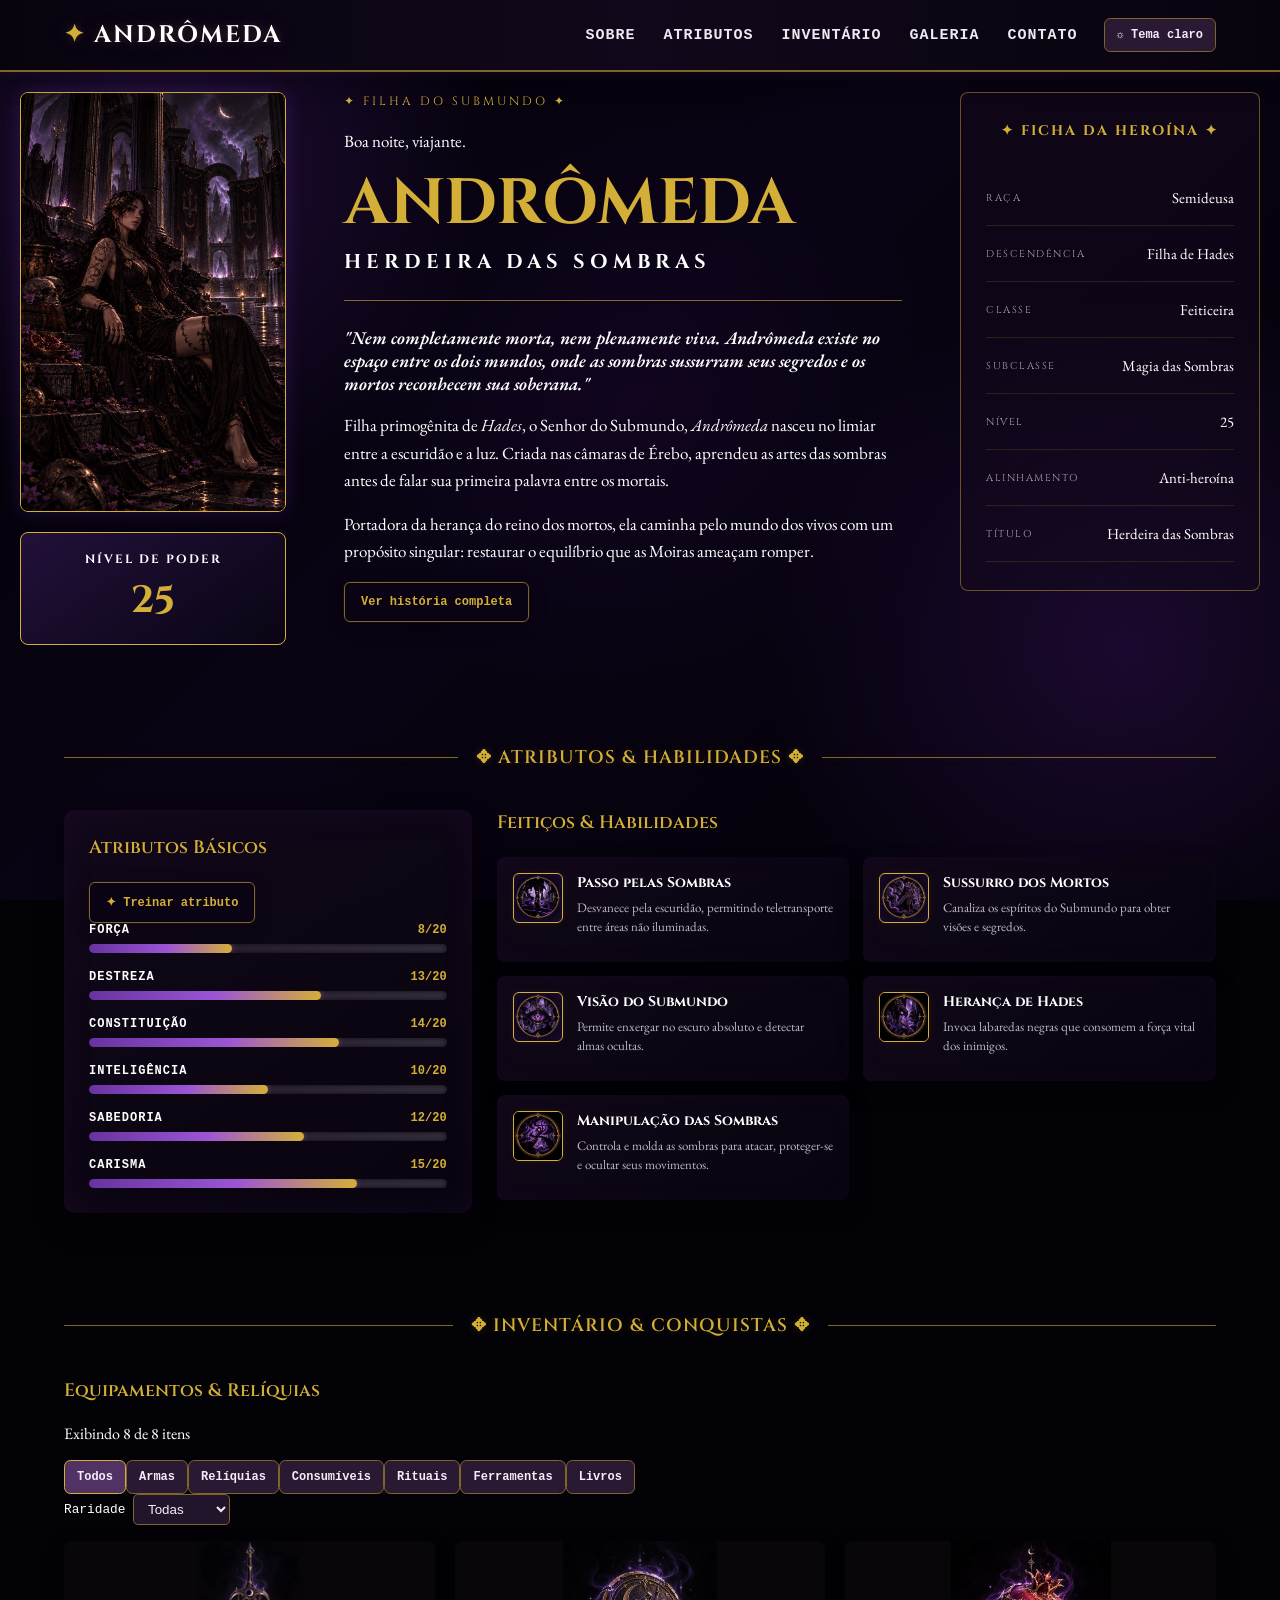
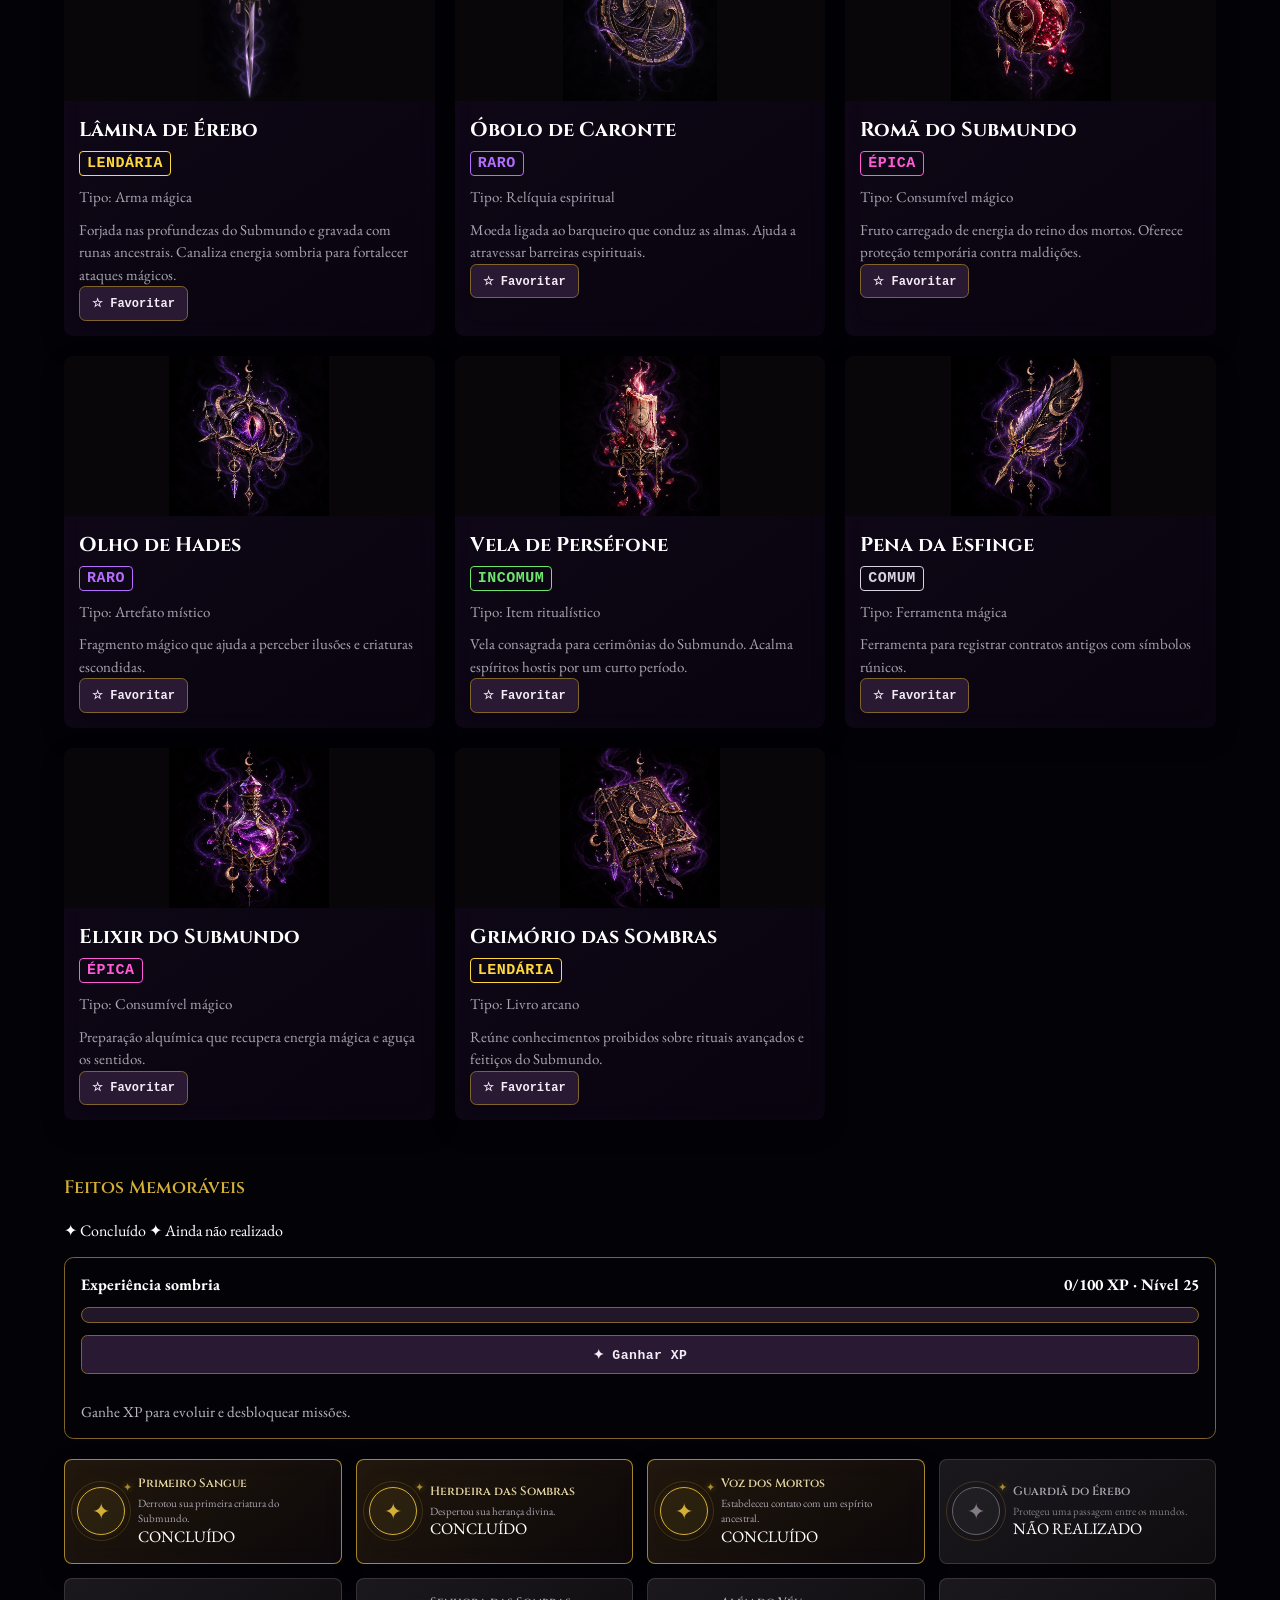
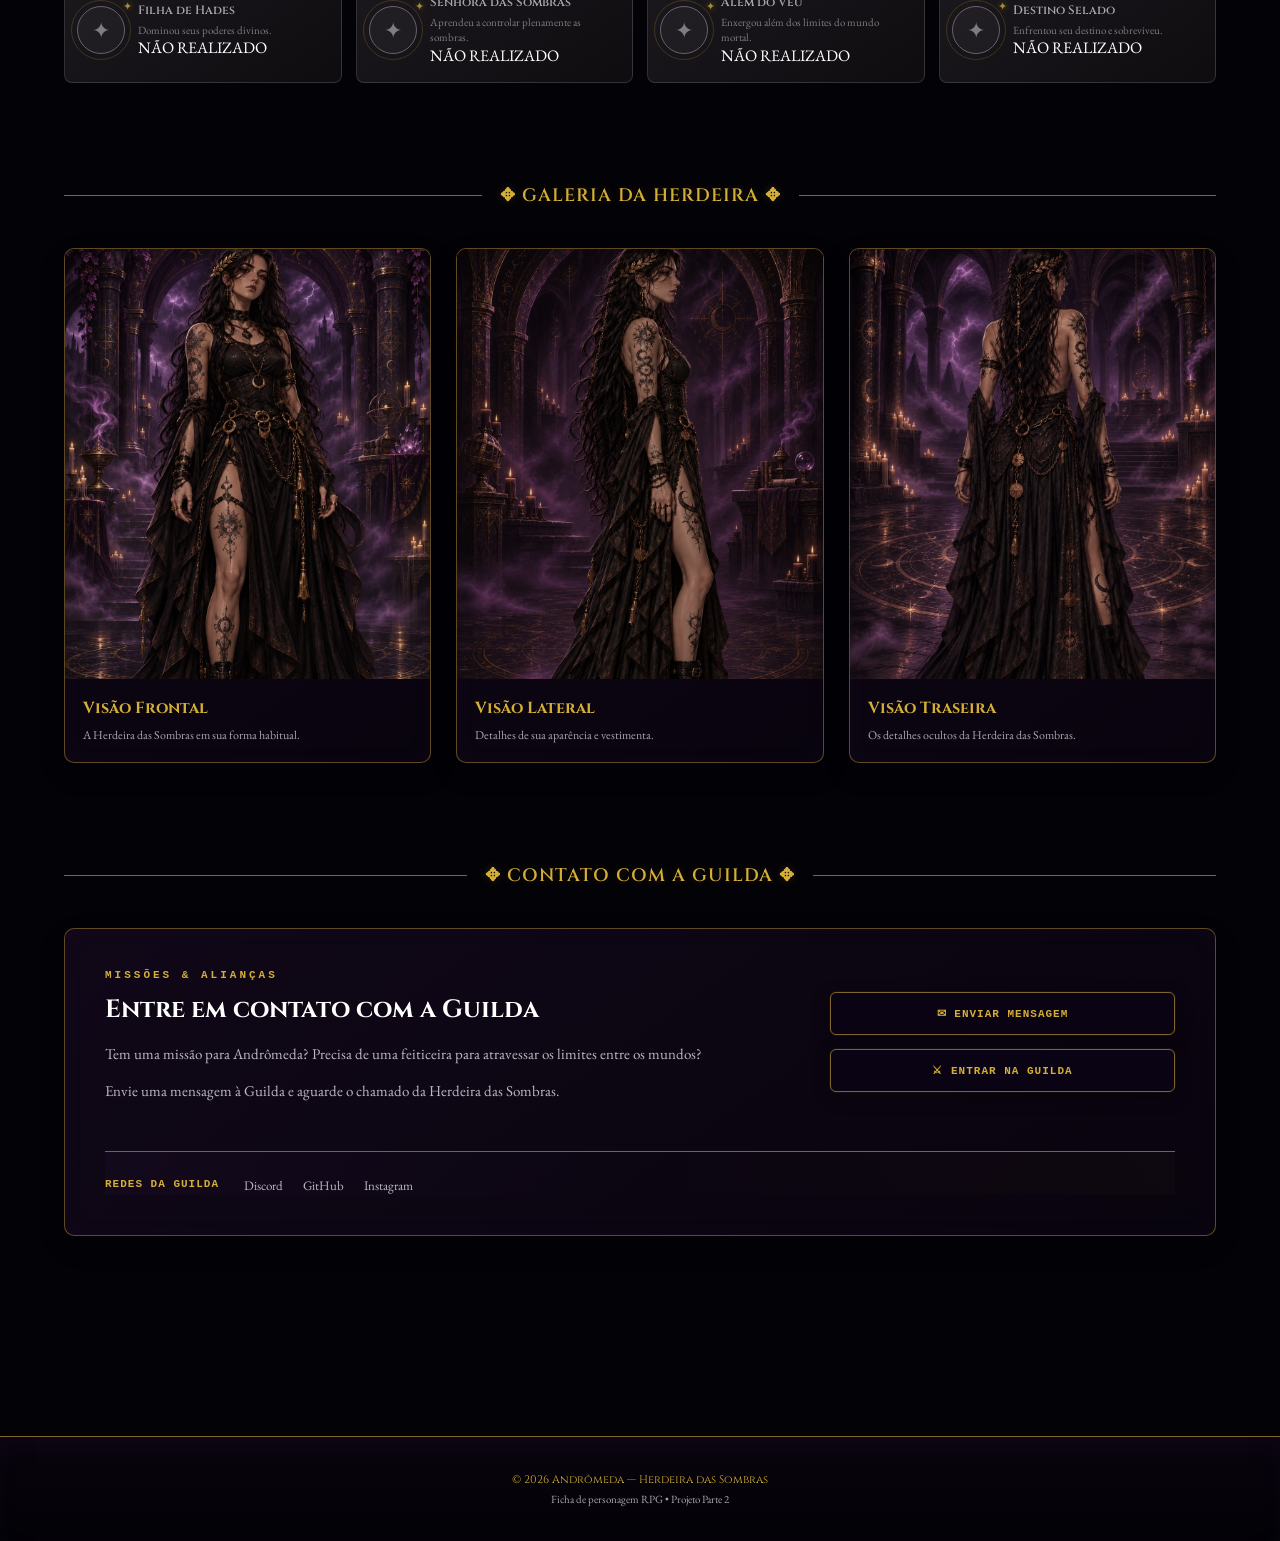
<file: index.html>
<!DOCTYPE html>
<html lang="pt-br">
<head>
    <meta charset="UTF-8">
    <meta name="viewport" content="width=device-width, initial-scale=1.0">

    <title>Andrômeda — Herdeira das Sombras</title>

    <!-- Fonte externa -->
    <link rel="preconnect" href="https://fonts.googleapis.com">
    <link rel="preconnect" href="https://fonts.gstatic.com" crossorigin>
    <link href="https://fonts.googleapis.com/css2?family=Cinzel:wght@500;600;700&family=EB+Garamond:wght@400;500;600&display=swap" rel="stylesheet">

    <link rel="stylesheet" href="css/style.css?v=20261126n">
    <link rel="icon" type="image/png" sizes="64x64" href="imagens/icon.png">
</head>

<body>

    <!-- ==================== CABEÇALHO ==================== -->
    <header>
        <div class="marca-menu">
            <a href="#inicio" class="titulo">ANDRÔMEDA</a>
            <button class="menu-toggle" type="button" aria-expanded="false" aria-controls="menu-principal" aria-label="Abrir menu">☰</button>
        </div>

        <!-- Navegação principal  -->
        <nav id="menu-principal" aria-label="Navegação principal">
            <a href="#sobre">SOBRE</a>
            <a href="#atributos">ATRIBUTOS</a>
            <a href="#inventario">INVENTÁRIO</a>
            <a href="#galeria">GALERIA</a>
            <a href="#contato">CONTATO</a>
            <button class="botao-tema" id="alternar-tema" type="button" aria-pressed="false">☼ Tema claro</button>
        </nav>
    </header>


    <main>

        <!-- ==================== SESSÃO SOBRE O HERÓI ==================== -->
         <section id="sobre">
             <div class="sobre-grid">

        <!-- PAINEL DA IMAGEM -->
        <aside class="painel-personagem">

            <figure class="imagem-heroi">

                <img
                    src="imagens/perfil.jpg"
                    data-imagem-clara="imagens/perfil-claro.jpg"
                    data-imagem-escura="imagens/perfil.jpg"
                    data-imagem-reserva="imagens/perfil.png"
                    alt="Retrato de Andrômeda, Herdeira das Sombras"
                >

            </figure>

            <div class="nivel-poder">

                <h3>NÍVEL DE PODER</h3>

                <strong id="nivel-heroi">25</strong>

            </div>

        </aside>


        <!-- CONTEÚDO CENTRAL -->
        <article class="sobre-heroi">

            <p class="subtitulo">
                ✦ FILHA DO SUBMUNDO ✦
            </p>
            <p class="saudacao" id="saudacao-heroi" aria-live="polite"></p>

            <h1>ANDRÔMEDA</h1>

            <h2>HERDEIRA DAS SOMBRAS</h2>

            <hr>

            <strong class="frase">
                "Nem completamente morta, nem plenamente viva.
                Andrômeda existe no espaço entre os dois mundos,
                onde as sombras sussurram seus segredos e os mortos
                reconhecem sua soberana."
            </strong>

            <p>
                Filha primogênita de <em>Hades</em>, o Senhor do Submundo,
                <em>Andrômeda</em> nasceu no limiar entre a escuridão e a luz.
                Criada nas câmaras de Érebo, aprendeu as artes das
                sombras antes de falar sua primeira palavra entre
                os mortais.
            </p>

            <p>
                Portadora da herança do reino dos mortos, ela caminha
                pelo mundo dos vivos com um propósito singular:
                restaurar o equilíbrio que as Moiras ameaçam romper.
            </p>
            <div class="historia-extra" id="historia-extra" hidden>
                <p>Em suas jornadas, Andrômeda reúne aliados e relíquias, enquanto aprende a equilibrar a compaixão pelos vivos com a autoridade herdada do Submundo.</p>
                <p>Seu destino ainda não foi escrito: cada missão revela uma nova parte dos segredos que as Moiras tentaram esconder.</p>
            </div>
            <button class="botao-principal" id="ver-historia" type="button" aria-expanded="false" aria-controls="historia-extra">Ver história completa</button>

        </article>


        <!-- FICHA LATERAL -->
        <aside class="ficha-heroi">

            <h2>✦ FICHA DA HEROÍNA ✦</h2>

            <dl>

                <div>
                    <dt>RAÇA</dt>
                    <dd>Semideusa</dd>
                </div>

                <div>
                    <dt>DESCENDÊNCIA</dt>
                    <dd>Filha de Hades</dd>
                </div>

                <div>
                    <dt>CLASSE</dt>
                    <dd>Feiticeira</dd>
                </div>

                <div>
                    <dt>SUBCLASSE</dt>
                    <dd>Magia das Sombras</dd>
                </div>

                <div>
                    <dt>NÍVEL</dt>
                    <dd id="nivel-ficha">25</dd>
                </div>

                <div>
                    <dt>ALINHAMENTO</dt>
                    <dd>Anti-heroína</dd>
                </div>

                <div>
                    <dt>TÍTULO</dt>
                    <dd>Herdeira das Sombras</dd>
                </div>

            </dl>

        </aside>

    </div>

</section>

        <!-- ==================== ATRIBUTOS & HABILIDADES ==================== -->
        <section id="atributos" class="secao">
            <div class="titulo-secao">
                <span></span>
                <h2>✥ ATRIBUTOS &amp; HABILIDADES ✥</h2>
                <span></span>
            </div>
            <div class="conteudo-atributos">
                <!------------ Atributos --------------------------->
                <article class="atributos-basicos">
                    <h3>Atributos Básicos</h3>
                    <button class="botao-principal" id="treinar-atributo" type="button">✦ Treinar atributo</button>
                    <p id="aviso-atributo" class="sr-only" aria-live="polite"></p>
                    <div class="lista-atributos">
                       <div class="status">
                            <div class="status-topo">
                                <span>FORÇA</span>
                                <strong>8/20</strong>
                            </div>
                            <div class="barra">
                                <div class="barra-preenchida" style="width: 40%;"></div>
                            </div>
                        </div>
                        <div class="status">
                            <div class="status-topo">
                                <span>DESTREZA</span>
                                <strong>13/20</strong>
                            </div>
                            <div class="barra">
                                <div class="barra-preenchida" style="width: 65%;"></div>
                            </div>
                        </div>
                        <div class="status">
                            <div class="status-topo">
                                <span>CONSTITUIÇÃO</span>
                                <strong>14/20</strong>
                            </div>
                            <div class="barra">
                                <div class="barra-preenchida" style="width: 70%;"></div>
                            </div>
                        </div>
                        <div class="status">
                            <div class="status-topo">
                                <span>INTELIGÊNCIA</span>
                                <strong>10/20</strong>
                            </div>
                            <div class="barra">
                                <div class="barra-preenchida" style="width: 50%;"></div>
                            </div>
                        </div>
                        <div class="status">
                            <div class="status-topo">
                                <span>SABEDORIA</span>
                                <strong>12/20</strong>
                            </div>
                            <div class="barra">
                                <div class="barra-preenchida" style="width: 60%;"></div>
                            </div>
                        </div>
                        <div class="status">
                            <div class="status-topo">
                                <span>CARISMA</span>
                                <strong>15/20</strong>
                            </div>
                            <div class="barra">
                                <div class="barra-preenchida" style="width: 75%;"></div>
                            </div>
                        </div>

                    </div>
                </article>
                <!------- Habilidades -------------->
                <article class="habilidades">
                    <h3>Feitiços &amp; Habilidades</h3>
                    <div class="lista-habilidades">
                       <article class="habilidade">
                            <div class="icone">
                                <img src="imagens/habilidades/passo_sombra.png" alt="Ícone da habilidade Passo pelas Sombras"  >
                            </div>
                            <div class="descricao-habilidade">
                                <h4>Passo pelas Sombras</h4>
                                <p>
                                    Desvanece pela escuridão, permitindo
                                    teletransporte entre áreas não iluminadas.
                                </p>
                            </div>
                        </article>
                        <article class="habilidade">
                            <div class="icone">
                                <img src="imagens/habilidades/sussuro_mortos.png" alt="Ícone da habilidade Sussurro dos Mortos">
                            </div>
                            <div class="descricao-habilidade">
                                <h4>Sussurro dos Mortos</h4>
                                <p>
                                    Canaliza os espíritos do Submundo para
                                    obter visões e segredos.
                                </p>
                            </div>
                        </article>
                        <article class="habilidade">
                            <div class="icone">
                                <img
                                    src="imagens/habilidades/visão_submundo.png"
                                    alt="Ícone da habilidade Visão do Submundo"
                                >
                            </div>
                            <div class="descricao-habilidade">
                                <h4>Visão do Submundo</h4>
                                <p>
                                    Permite enxergar no escuro absoluto e
                                    detectar almas ocultas.
                                </p>
                            </div>
                        </article>
                        <article class="habilidade">
                            <div class="icone">
                                <img
                                    src="imagens/habilidades/herança_hades.jpg"
                                    data-imagem-reserva="imagens/habilidades/herança_hades.png"
                                    alt="Ícone da habilidade Herança de Hades"
                                >
                            </div>

                            <div class="descricao-habilidade">
                                <h4>Herança de Hades</h4>
                                <p>
                                    Invoca labaredas negras que consomem
                                    a força vital dos inimigos.
                                </p>
                            </div>
                        </article>
                        <article class="habilidade">
                            <div class="icone">
                                <img
                                    src="imagens/habilidades/manipulaçao_sombras.jpg"
                                    data-imagem-reserva="imagens/habilidades/manipulaçao_sombras.png"
                                    alt="Ícone da habilidade Manipulação das Sombras"
                                >
                            </div>
                            <div class="descricao-habilidade">
                                <h4>Manipulação das Sombras</h4>
                                <p>
                                    Controla e molda as sombras para atacar,
                                    proteger-se e ocultar seus movimentos.
                                </p>
                            </div>
                        </article>
                    </div>
                </article>
            </div>
        </section>


  <!-- ==================== INVENTÁRIO & CONQUISTAS ==================== -->
       <section id="inventario" class="secao">
            <div class="titulo-secao">
              <span></span>
              <h2>✥ INVENTÁRIO &amp; CONQUISTAS ✥</h2>
              <span></span>
            </div>
            <div class="inventario-layout">

        <!-- EQUIPAMENTOS E RELÍQUIAS -->
           <article class="equipamentos">
                 <h3>Equipamentos &amp; Relíquias</h3>
                 <p class="contador-itens" id="contador-itens" aria-live="polite"></p>
                 <div class="filtros-inventario" id="filtros-inventario" aria-label="Filtrar itens do inventário"></div>
                 <label class="filtro-raridade-label" for="filtro-raridade">Raridade
                    <select id="filtro-raridade">
                        <option value="todas">Todas</option><option value="comum">Comum</option><option value="incomum">Incomum</option><option value="raro">Raro</option><option value="épica">Épica</option><option value="lendária">Lendária</option>
                    </select>
                 </label>
                 <div class="lista-itens" id="lista-itens"></div>
           </article>
        <!-- FEITOS MEMORÁVEIS -->
        <aside class="conquistas">
            <h3>Feitos Memoráveis</h3>
            <p class="legenda-conquistas">
                <span class="indicador-concluido">✦</span>
                Concluído
                <span class="indicador-bloqueado">✦</span>
                Ainda não realizado
            </p>
            <div class="painel-xp">
                <div class="xp-info"><strong>Experiência sombria</strong><span id="progresso-missao">0/100 XP · Nível 25</span></div>
                <div class="xp-trilho" role="progressbar" aria-label="Progresso até o próximo nível" aria-valuemin="0" aria-valuemax="100" aria-valuenow="0"><span id="barra-xp"></span></div>
                <button class="botao-missao" id="avancar-missao" type="button">✦ Ganhar XP</button>
                <p id="aviso-missao" class="aviso-xp" aria-live="polite">Ganhe XP para evoluir e desbloquear missões.</p>
            </div>
            <div class="lista-conquistas">
                <article class="conquista concluida">
                    <div class="medalha" aria-hidden="true">✦</div>
                    <div class="info-conquista">
                        <h4>Primeiro Sangue</h4>
                        <p>Derrotou sua primeira criatura do Submundo.</p>
                        <span class="estado-conquista">CONCLUÍDO</span>
                    </div>
               </article>
               <article class="conquista concluida">
                    <div class="medalha" aria-hidden="true">✦</div>
                    <div class="info-conquista">
                        <h4>Herdeira das Sombras</h4>
                        <p>Despertou sua herança divina.</p>
                        <span class="estado-conquista">CONCLUÍDO</span>
                    </div>
                </article>
                <article class="conquista concluida">
                    <div class="medalha" aria-hidden="true">✦</div>
                    <div class="info-conquista">
                        <h4>Voz dos Mortos</h4>
                        <p>Estabeleceu contato com um espírito ancestral.</p>
                        <span class="estado-conquista">CONCLUÍDO</span>
                    </div>
                </article>
                <article class="conquista bloqueada">
                    <div class="medalha" aria-hidden="true">✦</div>

                    <div class="info-conquista">
                        <h4>Guardiã do Érebo</h4>
                        <p>Protegeu uma passagem entre os mundos.</p>
                        <span class="estado-conquista">NÃO REALIZADO</span>
                    </div>
                </article>
                <article class="conquista bloqueada">
                    <div class="medalha" aria-hidden="true">✦</div>
                    <div class="info-conquista">
                        <h4>Filha de Hades</h4>
                        <p>Dominou seus poderes divinos.</p>
                        <span class="estado-conquista">NÃO REALIZADO</span>
                    </div>
                </article>
                <article class="conquista bloqueada">
                    <div class="medalha" aria-hidden="true">✦</div>
                    <div class="info-conquista">
                        <h4>Senhora das Sombras</h4>
                        <p>Aprendeu a controlar plenamente as sombras.</p>
                        <span class="estado-conquista">NÃO REALIZADO</span>
                    </div>
                </article>
                <article class="conquista bloqueada">
                    <div class="medalha" aria-hidden="true">✦</div>

                    <div class="info-conquista">
                        <h4>Além do Véu</h4>
                        <p>Enxergou além dos limites do mundo mortal.</p>
                        <span class="estado-conquista">NÃO REALIZADO</span>
                    </div>
                </article>
                <article class="conquista bloqueada">
                    <div class="medalha" aria-hidden="true">✦</div>

                    <div class="info-conquista">
                        <h4>Destino Selado</h4>
                        <p>Enfrentou seu destino e sobreviveu.</p>
                        <span class="estado-conquista">NÃO REALIZADO</span>
                    </div>
                </article>
            </div>
        </aside>
      </div>
    </section>
        <!-- ==================== GALERIA ==================== -->
        <section id="galeria" class="secao">

            <div class="titulo-secao">
                <span></span>
                <h2>✥ GALERIA DA HERDEIRA ✥</h2>
                <span></span>
            </div>

            <div class="galeria">

                <article class="foto-galeria">
                    <img src="imagens/andromeda-frontal-escuro.jpg" data-imagem-clara="imagens/andromeda-frontal-claro.jpg" data-imagem-escura="imagens/andromeda-frontal-escuro.jpg" data-imagem-reserva="imagens/andromeda_fontal_png.png" alt="Andrômeda vista de frente">
                    <div class="legenda-galeria">
                        <h3>Visão Frontal</h3>
                        <p>A Herdeira das Sombras em sua forma habitual.</p>
                    </div>
                </article>

                <article class="foto-galeria">
                    <img src="imagens/lado-escuro.jpg" data-imagem-clara="imagens/lado-claro.jpg" data-imagem-escura="imagens/lado-escuro.jpg" data-imagem-reserva="imagens/lado_png.png" alt="Andrômeda vista de lado">
                    <div class="legenda-galeria">
                        <h3>Visão Lateral</h3>
                        <p>Detalhes de sua aparência e vestimenta.</p>
                    </div>
                </article>

                <article class="foto-galeria">
                    <img src="imagens/costas-escuro.jpg" data-imagem-clara="imagens/costas-claro.jpg" data-imagem-escura="imagens/costas-escuro.jpg" data-imagem-reserva="imagens/costas_png.png" alt="Andrômeda vista de costas">
                    <div class="legenda-galeria">
                        <h3>Visão Traseira</h3>
                        <p>Os detalhes ocultos da Herdeira das Sombras.</p>
                    </div>
                </article>

            </div>
        </section>


        <!-- ==================== CONTATO COM A GUILDA ==================== -->
        <section id="contato" class="secao">

            <div class="titulo-secao">
                <span></span>
                <h2>✥ CONTATO COM A GUILDA ✥</h2>
                <span></span>
            </div>

            <div class="conteudo-contato">

                <div class="texto-contato">
                    <p class="eyebrow">MISSÕES &amp; ALIANÇAS</p>
                    <h3>Entre em contato com a Guilda</h3>

                    <p>
                        Tem uma missão para Andrômeda? Precisa de uma feiticeira
                        para atravessar os limites entre os mundos?
                    </p>

                    <p>
                        Envie uma mensagem à Guilda e aguarde o chamado
                        da Herdeira das Sombras.
                    </p>
                </div>

                <div class="acoes-contato">
                    <a href="mensagem.html" class="botao-contato">✉ ENVIAR MENSAGEM</a>
                    <a href="guilda.html" class="botao-contato">⚔ ENTRAR NA GUILDA</a>
                </div>

                <!-- Lista semântica para links da comunidade -->
                <div class="links-guilda">
                    <h4>REDES DA GUILDA</h4>

                    <ul>
                        <li><a href="#" target="_blank" rel="noopener noreferrer">Discord</a></li>
                        <li><a href="https://github.com/juliadias-dev" target="_blank" rel="noopener noreferrer">GitHub</a></li>
                        <li><a href="#" target="_blank" rel="noopener noreferrer">Instagram</a></li>
                    </ul>
                </div>

            </div>
        </section>

    </main>


    <!-- ==================== RODAPÉ ==================== -->
    <footer>
        <p>© 2026 Andrômeda — Herdeira das Sombras</p>
        <p>Ficha de personagem RPG • Projeto Parte 2</p>
    </footer>

    <script src="js/script.js" defer></script>
</body>
</html>
</file>
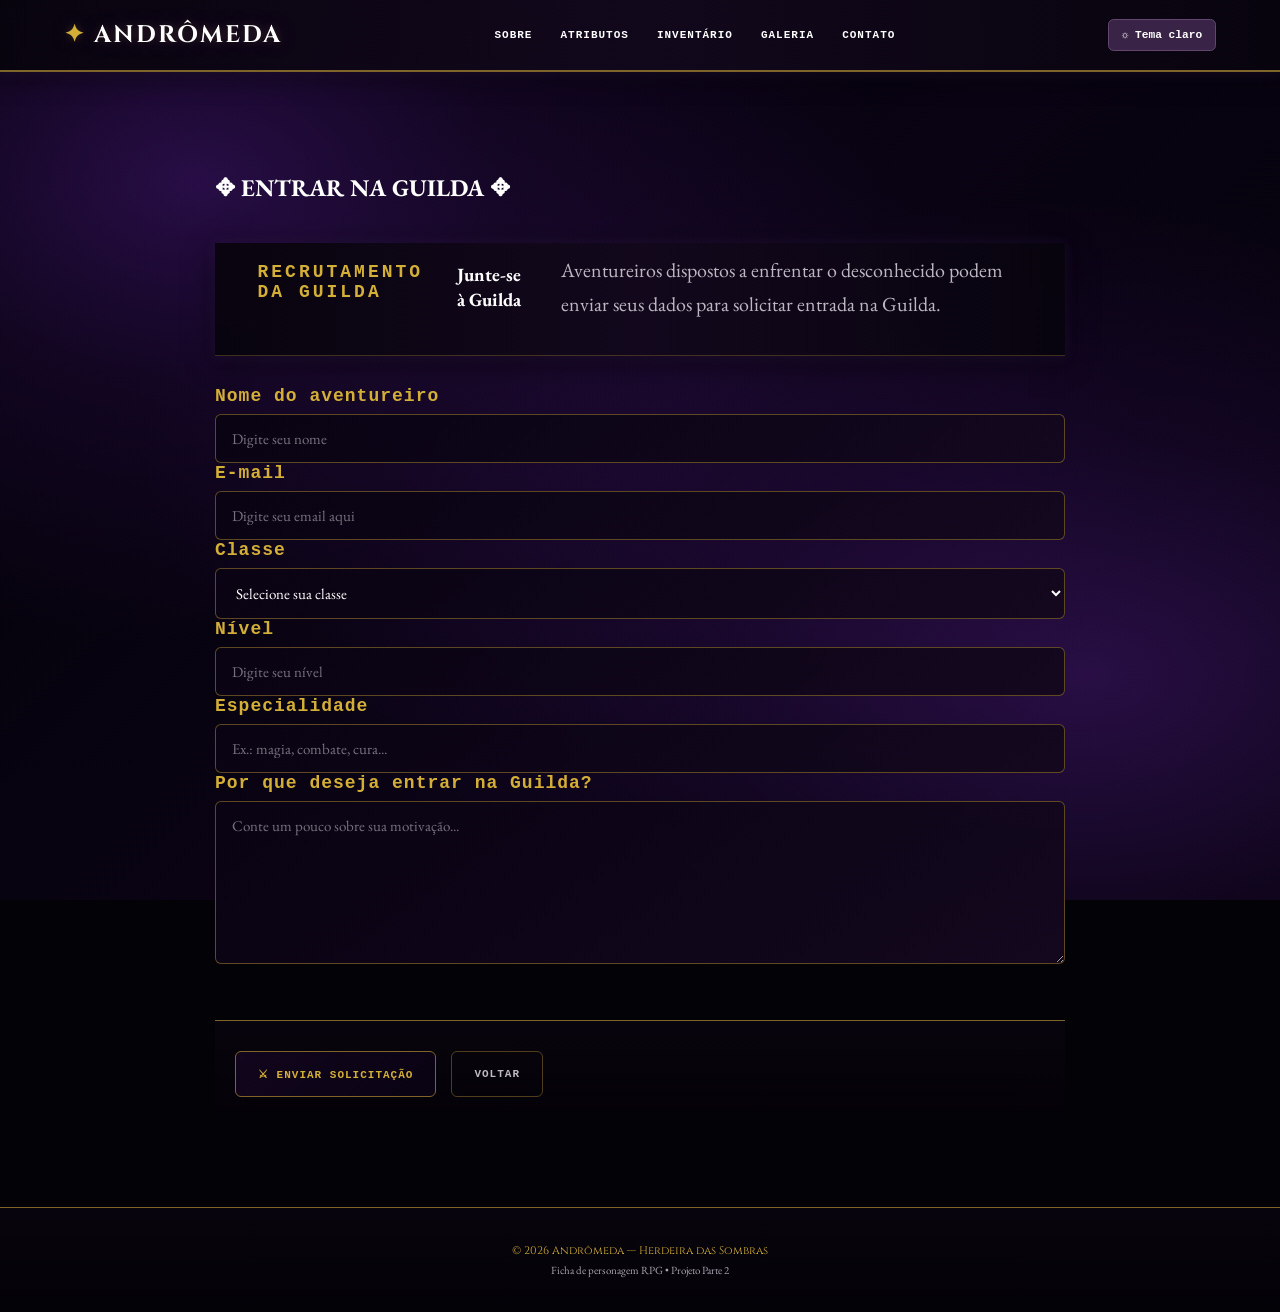
<file: guilda.html>
<!DOCTYPE html>
<html lang="pt-br">
<head>
    <meta charset="UTF-8">
    <meta name="viewport" content="width=device-width, initial-scale=1.0">
    <title>Entrar na Guilda — Andrômeda</title>
    <link rel="icon" type="image/png" sizes="64x64" href="imagens/icon.png">
    <!-- Fontes -->
    <link rel="preconnect" href="https://fonts.googleapis.com">
    <link rel="preconnect" href="https://fonts.gstatic.com" crossorigin>
    <link
        href="https://fonts.googleapis.com/css2?family=Cinzel:wght@500;600;700&family=EB+Garamond:wght@400;500;600&display=swap"
        rel="stylesheet">
    <link rel="stylesheet" href="css/formulario.css">
</head>
<body>
    <header>
        <h1 class="titulo"> ANDRÔMEDA </h1>
        <nav aria-label="Navegação principal">
            <a href="index.html#sobre">SOBRE</a>
            <a href="index.html#atributos">ATRIBUTOS</a>
            <a href="index.html#inventario">INVENTÁRIO</a>
            <a href="index.html#galeria">GALERIA</a>
            <a href="index.html#contato">CONTATO</a>
        </nav>
        <button class="botao-tema-formulario" id="alternar-tema" type="button" aria-pressed="false">☼ Tema claro</button>
    </header>
    <main>
        <section class="pagina-formulario">
            <h2 class="titulo-secao">✥ ENTRAR NA GUILDA ✥</h2>
            <form action="" class="formulario-contato">
                <header class="formulario-introducao">
                     <p class="eyebrow">RECRUTAMENTO DA GUILDA</p>
                     <h3>Junte-se à Guilda</h3>
                    <p>
                        Aventureiros dispostos a enfrentar o desconhecido
                        podem enviar seus dados para solicitar entrada
                        na Guilda.
                    </p>
                </header>
                <div class="campo">
                    <label for="nome"> Nome do aventureiro</label>
                    <input type="text" id="nome" name="nome" placeholder="Digite seu nome" required>
                </div>
                <div class="campo">
                     <label for="email">E-mail</label>
                     <input type="email" id="email" name="email" placeholder="Digite seu email aqui" required >
                </div>
                <div class="campo">
                    <label for="classe">Classe</label>
                    <select id="classe" name="classe"required>
                         <option value="" disabled selected>Selecione sua classe</option>
                         <option value="guerreiro">Guerreiro</option>
                         <option value="mago">Mago</option>
                         <option value="feiticeiro">Feiticeiro</option>
                         <option value="arqueiro">Arqueiro</option>
                         <option value="ladino">Ladino</option>
                         <option value="clerigo">Clérigo</option>
                         <option value="outra">Outra</option>
                    </select>
                </div>
                <div class="campo">
                    <label for="nivel">Nível</label>
                    <input type="number" id="nivel" name="nivel" min="1" placeholder="Digite seu nível" required>
                </div>
                <div class="campo">
                     <label for="especialidade">Especialidade</label>
                     <input type="text"  id="especialidade" name="especialidade" placeholder="Ex.: magia, combate, cura..." required >
                </div>
                <div class="campo">
                     <label for="motivo">Por que deseja entrar na Guilda? </label>
                     <textarea id="motivo" name="motivo" rows="7" placeholder="Conte um pouco sobre sua motivação..." required ></textarea>
                </div>
                <p class="mensagem-feedback" aria-live="polite"></p>
                <footer class="botoes-formulario">
                    <button type="submit" class="botao-formulario">⚔ ENVIAR SOLICITAÇÃO</button>
                    <a href="index.html#contato" class="botao-voltar">VOLTAR</a>
                </footer>
            </form>
        </section>
    </main>
    <footer>
         <p>© 2026 Andrômeda — Herdeira das Sombras</p>
         <p>Ficha de personagem RPG • Projeto Parte 2</p>
    </footer>
    <script src="js/script.js" defer></script>
</body>
</html>
</file>
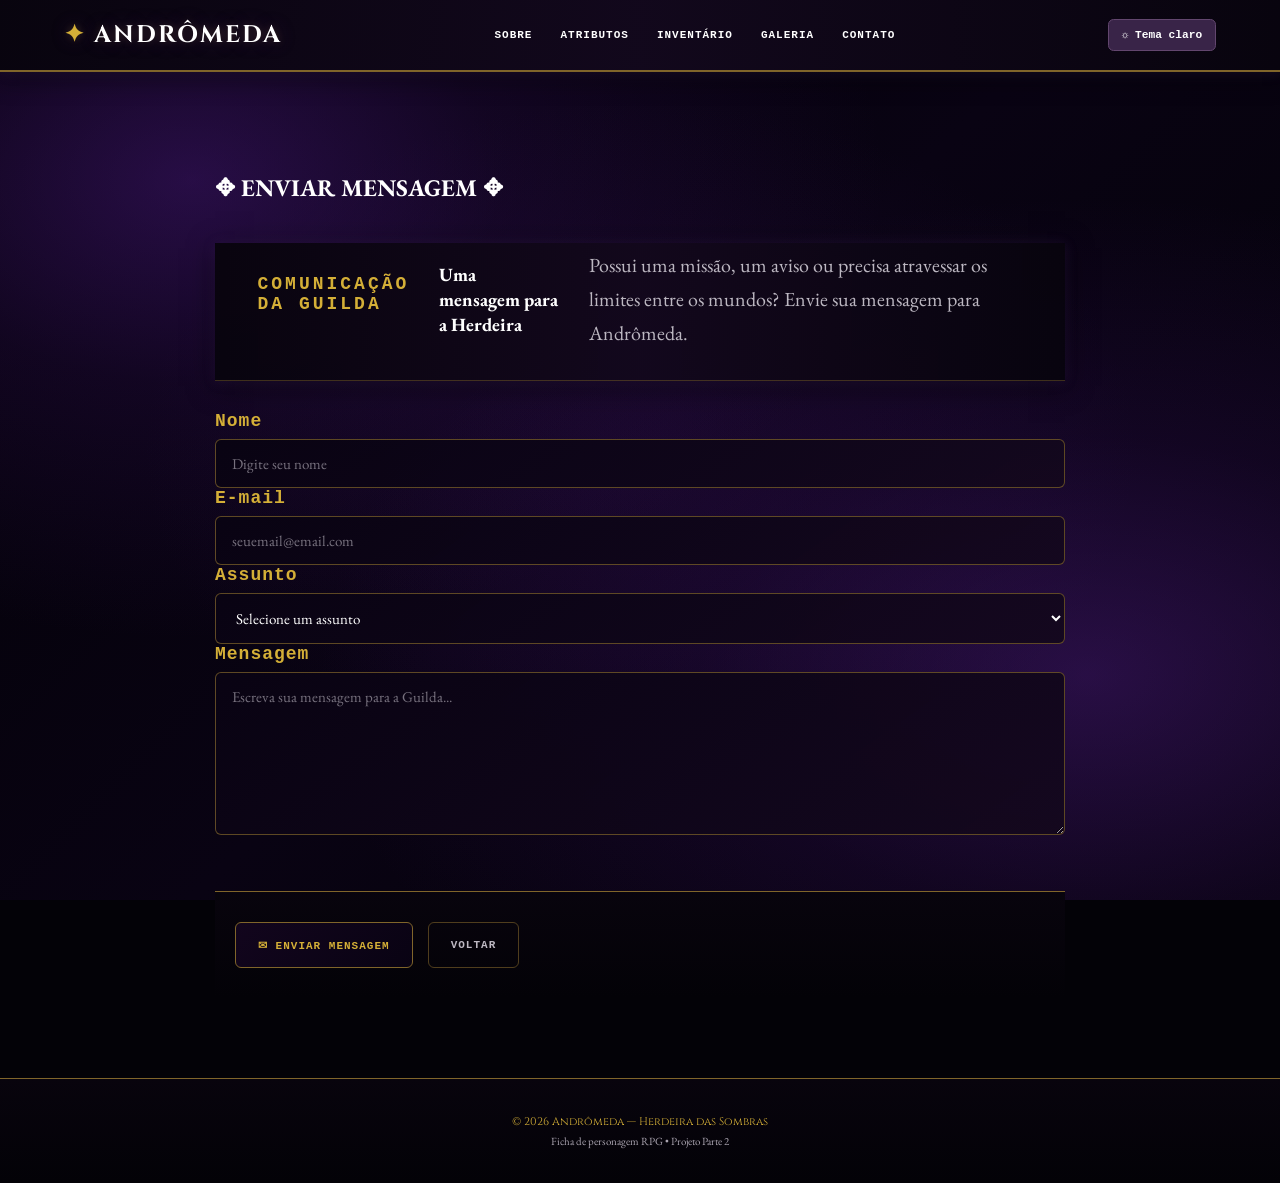
<file: mensagem.html>
<!DOCTYPE html>
<html lang="pt-br">
<head>
    <meta charset="UTF-8">
    <meta name="viewport" content="width=device-width, initial-scale=1.0">
    <title>Enviar Mensagem — Andrômeda</title>
    <link rel="icon" type="image/png" sizes="64x64" href="imagens/icon.png">
    <!-- Fontes -->
    <link rel="preconnect" href="https://fonts.googleapis.com">
    <link rel="preconnect" href="https://fonts.gstatic.com" crossorigin>
    <link
        href="https://fonts.googleapis.com/css2?family=Cinzel:wght@500;600;700&family=EB+Garamond:wght@400;500;600&display=swap"
        rel="stylesheet">
    <link rel="stylesheet" href="css/formulario.css">
</head>

<body>
    <header>

        <h1 class="titulo">ANDRÔMEDA</h1>
        <nav aria-label="Navegação principal">
            <a href="index.html#sobre">SOBRE</a>
            <a href="index.html#atributos">ATRIBUTOS</a>
            <a href="index.html#inventario">INVENTÁRIO</a>
            <a href="index.html#galeria">GALERIA</a>
            <a href="index.html#contato">CONTATO</a>
        </nav>
        <button class="botao-tema-formulario" id="alternar-tema" type="button" aria-pressed="false">☼ Tema claro</button>
    </header>
    <main>
        <section class="pagina-formulario">

            <h2 class="titulo-secao">✥ ENVIAR MENSAGEM ✥</h2>
            <form action="" class="formulario-contato">
                <header class="formulario-introducao">
                    <p class="eyebrow"> COMUNICAÇÃO DA GUILDA</p>
                    <h3> Uma mensagem para a Herdeira</h3>
                    <p>
                        Possui uma missão, um aviso ou precisa atravessar
                        os limites entre os mundos? Envie sua mensagem
                        para Andrômeda.
                    </p>
                </header>
                <div class="campo">
                    <label for="nome">Nome</label>
                    <input type="text" id="nome" name="nome" placeholder="Digite seu nome" required>
                </div>
                <div class="campo">
                     <label for="email"> E-mail</label>
                     <input type="email" id="email" name="email" placeholder="seuemail@email.com" required>
                </div>
                <div class="campo">
                     <label for="assunto">Assunto</label>
                     <select id="assunto" name="assunto" required >
                         <option value="" disabled selected>Selecione um assunto</option>
                         <option value="missao">Proposta de missão</option>
                         <option value="alianca">Proposta de aliança</option>
                         <option value="aviso">Aviso à Guilda</option>
                         <option value="pedido">Pedido de ajuda</option>
                         <option value="outro">Outro assunto</option>
                     </select>
                </div>
                <div class="campo">
                     <label for="mensagem">Mensagem</label>
                    <textarea id="mensagem" name="mensagem" rows="7" placeholder="Escreva sua mensagem para a Guilda..." required ></textarea>
                </div>
                <p class="mensagem-feedback" aria-live="polite"></p>
                <footer class="botoes-formulario">
                    <button type="submit"class="botao-formulario"> ✉ ENVIAR MENSAGEM </button>
                    <a href="index.html#contato" class="botao-voltar" > VOLTAR </a>
                </footer>
            </form>
        </section>
    </main>
    <footer>
         <p> © 2026 Andrômeda — Herdeira das Sombras </p>
         <p>Ficha de personagem RPG • Projeto Parte 2</p>
    </footer>
    <script src="js/script.js" defer></script>
 </body>
</html>
</file>
<file: css/style.css>
/* Variáveis de cor e medidas usadas na página. */
:root {
    --preto: #030207;
    --preto-card: #0f0a14;
    --preto-header: #08060b;

    --roxo: #8d4dcc;
    --roxo-escuro: #090313;
    --roxo-claro: #b66cff;

    --dourado: #d4af37;
    --dourado-escuro: #80652a;

    --branco: #ffffff;
    --cinza: #aaa4b0;
    --cinza-claro: #bdb8c2;
    --barra-vazia: #352d3d;

    --largura: 75rem;
    --transicao: 0.25s ease;
}
/* Reset do documento. */
* {
    box-sizing: border-box;
}
html {
    scroll-behavior: smooth;
    scroll-padding-top: 5.625rem;
}

/* Fundo escuro e estilos globais. */
body {
    margin: 0;
    min-height: 100vh;
    color: var(--branco);
    background-color: var(--preto);
    background-image:
        radial-gradient(circle at 12% 18%, rgba(137, 55, 220, .22) 0, transparent 25%),
        radial-gradient(circle at 88% 72%, rgba(113, 35, 190, .20) 0, transparent 28%),
        radial-gradient(circle at 50% 45%, rgba(75, 20, 120, .12) 0, transparent 38%),
        linear-gradient(135deg, #020106 0%, #090313 45%, #030207 100%);
    background-attachment: fixed;
    font-family: "EB Garamond", Georgia, serif;
}
img {
    max-width: 100%;
}
a {
    color: inherit;
}
/* Cabeçalho e menu. */
header {
    position: sticky;
    top: 0;
    z-index: 100;
    min-height: 4.5rem;
    padding: 0 5%;
    display: flex;
    align-items: center;
    justify-content: space-between;
    gap: 1.875rem;
    background: linear-gradient(90deg, rgba(8, 4, 14, .98), rgba(18, 8, 28, .96), rgba(8, 4, 14, .98));
    border-bottom: 0.125rem solid var(--dourado-escuro);
    box-shadow: 0 .3125rem 1.5625rem rgba(0, 0, 0, .55), 0 .0625rem .75rem rgba(141, 77, 204, .18);
    backdrop-filter: blur(0.625rem);
}
.titulo {
    color: #fff;
    text-decoration: none;
    font-family: "Cinzel", Georgia, serif;
    font-size: 1.5rem;
    font-weight: 700;
    letter-spacing: 0.125rem;
    text-shadow: 0 0 .5rem rgba(212, 175, 55, .20), 0 0 1.25rem rgba(141, 77, 204, .25);
    transition: color var(--transicao);
}
.titulo::before {
    content: "✦ ";
    color: var(--dourado);
}
.marca-menu {
    display: flex;
    align-items: center;
    gap: .75rem;
}
.menu-toggle { display: none; }

.titulo:hover,
.titulo:focus-visible {
    color: var(--dourado);
}
nav {
    display: flex;
    align-items: center;
    justify-content: flex-end;
    flex-wrap: wrap;
    gap: 1.5rem;
}
nav a {
    position: relative;
    padding: 0.5rem 0.125rem;
    color: #eeeaf2;
    text-decoration: none;
    font-family: "Courier New", monospace;
    font-size: 0.9375rem;
    font-weight: bold;
    letter-spacing: 0.0625rem;
    transition: color var(--transicao), transform var(--transicao);
}
nav a::after {
    content: "";
    position: absolute;
    left: 0;
    right: 0;
    bottom: .0625rem;
    height: .0625rem;
    transform: scaleX(0);
    transform-origin: center;
    background: var(--dourado);
    box-shadow: 0 0 .4375rem rgba(212, 175, 55, .7);
    transition: transform .25s ease;
}

nav a:hover,
nav a:focus-visible {
    color: var(--dourado);
    transform: translateY(-0.125rem);
}
nav a:hover::after,
nav a:focus-visible::after { transform: scaleX(1); }

/* Ajustes do menu para tablets e celulares. */
@media (max-width: 64rem) {
    header { padding: .9375rem 4%; }
    nav { gap: .9375rem; }
}

@media (max-width: 43.75rem) {
    html { scroll-padding-top: 9.375rem; }
    header {
        position: sticky;
        min-height: 4.25rem;
        flex-wrap: wrap;
        padding: .65rem 5%;
    }
    .marca-menu { flex: 1; justify-content: space-between; }
    .menu-toggle {
        display: grid;
        gap: .28rem;
        width: 2.6rem;
        padding: .55rem;
        border: .0625rem solid var(--dourado-escuro);
        border-radius: .35rem;
        background: #21152b;
        cursor: pointer;
    }
    .menu-toggle span { display: block; height: .12rem; background: #f4edf8; }
    header nav {
        display: none;
        flex: 0 0 100%;
        flex-direction: column;
        align-items: stretch;
        gap: .25rem;
        padding: .5rem 0;
    }
    header nav.aberto { display: flex; }
    header nav a {
        padding: .65rem .4rem;
        border-bottom: .0625rem solid rgba(212, 175, 55, .18);
        font-size: .625rem;
    }
}
a:focus-visible {
    outline: 0.125rem solid var(--dourado);
    outline-offset: 0.25rem;
}
/* Texto visível apenas para leitores de tela. */
.sr-only {
    position: absolute;
    width: 0.0625rem;
    height: 0.0625rem;
    padding: 0;
    margin: -0.0625rem;
    overflow: hidden;
    clip: rect(0, 0, 0, 0);
    white-space: nowrap;
    border: 0;
}
main {
    overflow: hidden;
}
/* Estrutura e títulos usados pelas seções da página. */
.secao {
    width: min(90%, var(--largura));
    margin: 6.25rem auto;
}
.eyebrow {
    margin: 0 0 0.75rem;
    color: var(--dourado);
    font-family: "Courier New", monospace;
    font-size: 0.6875rem;
    font-weight: bold;
    letter-spacing: 0.1875rem;
}
.titulo-secao {
    position: relative;
    display: flex;
    align-items: center;
    gap: 1.125rem;
    margin-bottom: 2.5rem;
}
.titulo-secao span {
    flex: 1;
    height: 0.0625rem;
    background: var(--dourado-escuro);
    box-shadow: 0 0 .4375rem rgba(128, 101, 42, .28);
}
.titulo-secao h2 {
    margin: 0;
    color: var(--dourado);
    font-family: "Cinzel", Georgia, serif;
    font-size: 1.125rem;
    font-weight: 600;
    letter-spacing: 0.0625rem;
    white-space: nowrap;
    text-shadow: 0 0 .625rem rgba(212, 175, 55, .20);
}

/* Sobre Andrômeda. */
.sobre-grid {
    display: grid;
    grid-template-columns: 0.9fr 1.7fr 1fr;
    gap: 1.75rem;
    align-items: start;
}
.painel-personagem {
    display: flex;
    flex-direction: column;
    gap: 1.25rem;
    margin:1.25rem;
    margin-bottom:0;
}
.imagem-heroi {
    margin: 0;
    height: 26.25rem;
    border: 0.0625rem solid var(--dourado);
    border-radius: 0.5rem;
    overflow: hidden;
    background: rgba(10, 5, 18, 0.8);
    box-shadow:
    0 0 1.25rem rgba(141, 77, 204, 0.2),
    inset 0 0 1.875rem rgba(141, 77, 204, 0.08);
}
.imagem-heroi img {
    width: 100%;
    height: 100%;
    object-fit: cover;
    display: block;
    transition: transform 0.4s ease;
}
.imagem-heroi:hover img {
    transform: scale(1.05);
}
.nivel-poder {
    padding: 1.125rem;
    text-align: center;
    border: 0.0625rem solid var(--dourado);
    border-radius: 0.5rem;
    background: linear-gradient( 145deg, rgba(35, 17, 60, 0.95), rgba(10, 5, 20, 0.95) );
}
.nivel-poder h3 {
    margin: 0 0 0.5rem;
    color: var(--branco);
    font-family: "Cinzel", Georgia, serif;
    font-size: 0.75rem;
    letter-spacing: 0.125rem;
}
.nivel-poder strong {
    color: var(--dourado);
    font-family: "Cinzel", Georgia, serif;
    font-size: 2.375rem;
}
.sobre-heroi {
    padding: 1.25rem 0.625rem;
}
.sobre-heroi .subtitulo {
    margin: 0 0 0.5rem;
    color: var(--dourado);
    font-family: "Cinzel", Georgia, serif;
    font-size: 0.75rem;
    letter-spacing: 0.1875rem;
}
.sobre-heroi h1 {
    margin: 0;
    color: var(--dourado);
    font-family: "Cinzel", Georgia, serif;
    font-size: clamp(2.625rem, 5vw, 4.25rem);
    line-height: 1;
}
.sobre-heroi h2 {
    margin: 0.75rem 0 1.5625rem;
    color: var(--branco);
    font-family: "Cinzel", Georgia, serif;
    font-size: 1.25rem;
    letter-spacing: 0.3125rem;
}
.sobre-heroi hr {
    border: 0;
    border-top: 0.0625rem solid rgba(212, 175, 55, 0.6);
    margin: 1.25rem 0 1.5625rem;
}
.sobre-heroi p {
    color: var(--branco);
    font-family: "EB Garamond", Georgia, serif;
    font-size: 1.0625rem;
    line-height: 1.6;
}
.sobre-heroi .frase {
    color: var(--branco);
    font-style: italic;
    font-weight: 600;
    font-size: 1.125rem;
}
.ficha-heroi {
    padding: 1.75rem 1.5625rem;
    border: 0.0625rem solid rgba(212, 175, 55, 0.45);
    border-radius: 0.5rem;
    background: rgba(20, 10, 30, 0.55);
    margin:1.25rem;
}
.ficha-heroi h2 {
    margin: 0 0 1.875rem;
    color: var(--dourado);
    font-family: "Cinzel", Georgia, serif;
    font-size: 0.875rem;
    letter-spacing: 0.125rem;
    text-align: center;
}
.ficha-heroi dl {
    margin: 0;
}
.ficha-heroi dl > div {
    display: flex;
    justify-content: space-between;
    align-items: center;
    gap: 0.9375rem;
    padding: 1.125rem 0;
    border-bottom: 0.0625rem solid rgba(212, 175, 55, 0.15);
}
.ficha-heroi dt {
    color: var(--cinza);
    font-family: "Cinzel", Georgia, serif;
    font-size: 0.625rem;
    letter-spacing: 0.0938rem;
}
.ficha-heroi dd {
    margin: 0;
    color: var(--branco);
    font-family: "EB Garamond", Georgia, serif;
    font-size: 0.9375rem;
    text-align: right;
}

/* Responsividade da seção SOBRE em tablets. */
@media (max-width: 64rem) {
    .sobre-grid {
        grid-template-columns: 1fr 1.5fr;
    }
    .ficha-heroi {
        grid-column: 1 / -1;
    }

}

/* Responsividade da seção SOBRE em celulares. */
@media (max-width: 43.75rem) {
    .sobre-grid {
        grid-template-columns: 1fr;
    }
    .ficha-heroi {
        grid-column: auto;
    }
    .imagem-heroi {
        height: 28.125rem;
    }
    .sobre-heroi h1 {
        font-size: 2.625rem;
    }

}

/* Atributos e habilidades. */
.conteudo-atributos {
    display: grid;
    grid-template-columns: minmax(17.5rem, 0.85fr) minmax(0, 1.5fr);
    gap: 1.5625rem;

    align-items: start;
}

.atributos-basicos, .habilidade, .item, .conquista,
.lista-conquistas .conquista.concluida {
    border-color: rgba(212, 175, 55, 0.75);
    background: linear-gradient(145deg, rgba(35, 25, 13, 0.94), rgba(12, 8, 10, 0.96));
}
.lista-conquistas .conquista.concluida .medalha {
    border-color: var(--dourado);
    color: var(--dourado);
    background: rgba(212, 175, 55, 0.08);
    box-shadow: 0 0 0.5625rem rgba(212, 175, 55, 0.1);
}
.lista-conquistas .conquista.concluida .info-conquista h4 {
    color: #e4d3a2;
}
.lista-conquistas .conquista.bloqueada {
    border-color: rgba(125, 119, 128, 0.32);
    background: linear-gradient(145deg, rgba(38, 34, 39, 0.72), rgba(15, 13, 16, 0.94));
    box-shadow: none;
}
.lista-conquistas .conquista.bloqueada .medalha {
    border-color: #68616b;
    color: #827b85;
    background: rgba(130, 123, 133, 0.08);
    box-shadow: none;
}
.lista-conquistas .conquista.bloqueada .info-conquista h4 {
    color: #aaa4ad;
}
.lista-conquistas .conquista.bloqueada .info-conquista p {
    color: #817b84;
}
.lista-conquistas .conquista.bloqueada:hover {
    border-color: rgba(150, 143, 154, 0.5);
    background: linear-gradient(145deg, rgba(48, 43, 50, 0.82), rgba(18, 15, 19, 0.96));
    box-shadow: 0 0 0.875rem rgba(120, 113, 125, 0.07);
}
.lista-conquistas .conquista.bloqueada:hover .medalha {
    border-color: #8a828d;
    color: #a29aa5;
    box-shadow: none;
}

.foto-galeria,
.conteudo-contato {
    border: 0.0625rem solid var(--dourado-escuro);
    background: rgba(15, 10, 20, 0.86);
}
.atributos-basicos {
    padding: 1.5625rem;
    border-radius: 0.625rem;
}

.atributos-basicos h3,
.habilidades h3,
.equipamentos h3,
.conquistas h3 {
    margin: 0 0 1.375rem;

    color: var(--dourado);

    font-family: "Cinzel", Georgia, serif;
    font-size: 1.125rem;
    font-weight: 600;
}

/* Barras que mostram os valores dos atributos. */
.lista-atributos {
    display: flex;
    flex-direction: column;
    gap: 1.0625rem;
}
.status {
    width: 100%;
}
.status-topo {
    display: flex;
    align-items: center;
    justify-content: space-between;
    gap: 0.625rem;

    margin-bottom: 0.4375rem;
}
.status-topo span {
    color: var(--branco);

    font-family: "Courier New", monospace;
    font-size: 0.75rem;
    font-weight: bold;
    letter-spacing: 0.0625rem;
}
.status-topo strong {
    color: var(--dourado);

    font-family: "Courier New", monospace;
    font-size: 0.75rem;
}
.barra {
    width: 100%;
    height: 0.5625rem;

    overflow: hidden;

    border-radius: 1.25rem;
    background: var(--barra-vazia);
}
.barra-preenchida {
    height: 100%;

    border-radius: 1.25rem;

    background: linear-gradient(
    90deg,
    var(--roxo),
    var(--dourado)
    );
}
.habilidades {
    min-width: 0;
}

/* Cards com as habilidades da personagem. */
.lista-habilidades {
    display: grid;
    grid-template-columns: repeat(2, minmax(0, 1fr));
    gap: 0.875rem;
}
.habilidade {
    min-height: 6.5625rem;
    padding: 1rem;

    display: flex;
    align-items: flex-start;
    gap: 0.875rem;

    border-radius: 0.5rem;

    transition:
    transform var(--transicao),
    background-color var(--transicao),
    border-color var(--transicao);
}
.habilidade:hover {
    transform: translateY(-0.1875rem);
    background-color: #1a1022;
    border-color: var(--dourado);
}
.icone {
    width: 3.125rem;
    height: 3.125rem;
    min-width: 3.125rem;
    display: flex;
    align-items: center;
    justify-content: center;
    overflow: hidden;
    border: 0.0625rem solid var(--dourado);
    border-radius: 0.375rem;
    background: var(--roxo-escuro);
}
.icone img {
    width: 100%;
    height: 100%;
    display: block;
    object-fit: contain;
}
.descricao-habilidade {
    flex: 1;
    min-width: 0;
}
.descricao-habilidade h4 {
    margin: 0 0 0.4375rem;
    color: var(--branco);
    font-family: "Cinzel", Georgia, serif;
    font-size: 0.875rem;
}
.descricao-habilidade p {
    margin: 0;
    color: var(--cinza-claro);
    font-size: 0.8125rem;
    line-height: 1.45;
}

.equipamentos h3,
.conquistas h3 {
    margin-bottom: 1.25rem;
}

/* Inventário. */
.lista-itens {
    display: grid;
    grid-template-columns: repeat(3, minmax(0, 1fr));
    gap: 1.25rem;
}
.item {
    overflow: hidden;
    border-radius: 0.5625rem;
    transition: transform var(--transicao), background-color var(--transicao), border-color var(--transicao);
}
.item:hover {
    position: relative;
    z-index: 2;
    transform: scale(1.04);
    background-color: #1a1022;
    border-color: var(--dourado);
}
.item.destaque {
    box-shadow: 0 0 0 0.0625rem rgba(212, 175, 55, 0.18);
}
.item > img {
    width: 100%;
    height: 14rem;
    display: block;
    object-fit: contain;
    padding: 0;
    background: #080608;
}
.info-item {
    min-height: 8.4375rem;
    padding: 0.9375rem;
}
.info-item h4 {
    margin: 0 0 0.5rem;
    color: var(--branco);
    font-family: "Cinzel", Georgia, serif;
    font-size: 1.25rem;
}
.info-item p {
    margin: 0.625rem 0 0;
    color: var(--cinza);
    font-size: 0.9375rem;
    line-height: 1.5;
}
.raridade {
    display: inline-block;
    padding: 0.1875rem 0.4375rem;
    border: 0.0625rem solid;
    border-radius: 0.25rem;
    font-family: "Courier New", monospace;
    font-size: 0.9375rem;
    font-weight: bold;
    letter-spacing: 0.0313rem;
}
.lendaria {
    color: #ffd83d;
    border-color: #ffd83d;
}
.raro {
    color: #b66cff;
    border-color: #b66cff;
}
.epica {
    color: #ff5bd6;
    border-color: #ff5bd6;
}
.incomum {
    color: #6ee66e;
    border-color: #6ee66e;
}
.comum {
    color: #d9d3df;
    border-color: #d9d3df;
}
.raridade.lendaria { color: #ffd83d; border-color: #ffd83d; }
.raridade.raro { color: #b66cff; border-color: #b66cff; }
.raridade.epica { color: #ff5bd6; border-color: #ff5bd6; }
.raridade.incomum { color: #6ee66e; border-color: #6ee66e; }
.raridade.comum { color: #d9d3df; border-color: #d9d3df; }
/* Filtro de raridade do inventário. */
.filtro-raridade-label {
    display: inline-flex;
    align-items: center;
    gap: .5rem;
    margin-bottom: 1rem;
    font: .8rem "Courier New", monospace;
}
.filtro-raridade-label select {
    padding: .4rem .6rem;
    color: #f4edf8;
    background: #21152b;
    border: .0625rem solid var(--dourado-escuro);
    border-radius: .3rem;
}
/* Feitos memoráveis. */
.conquistas {
    margin-top: 3.4375rem;
}
.conquistas h3 {
    margin: 0 0 1.25rem;
    color: var(--dourado);
    font-family: "Cinzel", Georgia, serif;
    font-size: 1.125rem;
    font-weight: 600;
}
/* Progresso de XP e botão para avançar as missões. */
.painel-xp {
    display: grid;
    gap: .75rem;
    margin: 0 0 1.25rem;
    padding: 1rem;
    border: .0625rem solid var(--dourado-escuro);
    border-radius: .6rem;
}
.xp-info {
    display: flex;
    align-items: center;
    justify-content: space-between;
    gap: .75rem;
    font-weight: 700;
}
.xp-trilho {
    display: block;
    height: 1rem;
    overflow: hidden;
    border: .0625rem solid var(--dourado-escuro);
    border-radius: 999rem;
    background: #211728;
}
#barra-xp {
    display: block;
    width: 0;
    height: 100%;
    border-radius: inherit;
    background: linear-gradient(90deg, #7137a4, #a45bd0 58%, #e4c35e);
    transition: width .45s ease;
}
.aviso-xp {
    margin: 0;
    color: var(--cinza-claro);
    font-size: .95rem;
}
.botao-missao {
    margin: 0 0 1rem;
    padding: .65rem 1rem;
    border: .0625rem solid #80652a;
    border-radius: .4rem;
    color: #f4edf8;
    background: #291933;
    font: 700 .82rem "Courier New", monospace;
    letter-spacing: .03rem;
    cursor: pointer;
}
.botao-missao:hover { background: #513264; }
.botao-missao:focus-visible { outline: .12rem solid var(--dourado); outline-offset: .2rem; }

/* Aparência e estados das conquistas. */
.lista-conquistas {
    display: grid;
    grid-template-columns: repeat(4, minmax(0, 1fr));
    gap: 0.875rem;
}
.conquista {
    min-height: 6.5625rem;
    display: flex;
    align-items: center;
    gap: 0.8125rem;
    padding: 0.75rem;
    overflow: hidden;
    border: 0.0625rem solid rgba(128, 101, 42, 0.75);
    border-radius: 0.5rem;
    background:
    linear-gradient( 145deg, rgba(28, 14, 38, 0.95), rgba(10, 5, 17, 0.96));
    box-shadow:
    inset 0 0 1.125rem rgba(141, 77, 204, 0.04),
    0 0.3125rem 0.9375rem rgba(0, 0, 0, 0.25);
    transition:
    transform 0.25s ease,
    background-color 0.25s ease,
    border-color 0.25s ease,
    box-shadow 0.25s ease;
}
.medalha {
    width: 3rem;
    height: 3rem;
    min-width: 3rem;
    display: flex;
    align-items: center;
    justify-content: center;
    position: relative;
    border: 0.0625rem solid var(--dourado);
    border-radius: 50%;
    background:
    radial-gradient( circle, rgba(141, 77, 204, 0.35), rgba(9, 3, 19, 0.95));
    color: var(--dourado);
    font-size: 1.375rem;
    box-shadow:
    0 0 0.5rem rgba(212, 175, 55, 0.18),
    inset 0 0 0.625rem rgba(141, 77, 204, 0.15);
    flex-shrink: 0;
    z-index: 1;
    transition:
    transform 0.25s ease,
    box-shadow 0.25s ease,
    background-color 0.25s ease;
}
.medalha::before {
    content: "";
    position: absolute;
    width: 3.625rem;
    height: 3.625rem;
    border: 0.0625rem solid rgba(212, 175, 55, 0.20);
    border-radius: 50%;
    pointer-events: none;
}
.medalha::after {
    content: "✦";
    position: absolute;
    top: -0.5rem;
    right: -0.5rem;
    color: rgba(212, 175, 55, 0.75);
    font-size: 0.6875rem;
    text-shadow: 0 0 0.375rem rgba(212, 175, 55, 0.45);
}
.info-conquista {
    min-width: 0;
    flex: 1;
}
.info-conquista h4 {
    margin: 0 0 0.3125rem;
    color: var(--branco);
    font-family: "Cinzel", Georgia, serif;
    font-size: 0.75rem;
    font-weight: 600;
    line-height: 1.25;
}
.info-conquista p {
    margin: 0;
    color: var(--cinza);
    font-family: "EB Garamond", Georgia, serif;
    font-size: 0.6875rem;
    line-height: 1.35;
}
.conquista:hover {
    transform: translateY(-0.25rem);
    background:
    linear-gradient( 145deg, rgba(42, 18, 57, 0.98), rgba(14, 6, 22, 0.98));
    border-color: var(--dourado);
    box-shadow:
    0 0 1.125rem rgba(141, 77, 204, 0.18),
    0 0.5rem 1.25rem rgba(0, 0, 0, 0.35);
}
.conquista:hover .medalha {
    transform: scale(1.08);
    background:
    radial-gradient( circle, rgba(141, 77, 204, 0.50), rgba(9, 3, 19, 1));
    box-shadow:
    0 0 0.9375rem rgba(212, 175, 55, 0.35),
    0 0 1.5625rem rgba(141, 77, 204, 0.20),
    inset 0 0 0.75rem rgba(141, 77, 204, 0.25);
}

/* Responsividade da lista de feitos em tablets. */
@media (max-width: 64rem) {
    .lista-conquistas {
        grid-template-columns: repeat(2, minmax(0, 1fr));
    }

}

/* Responsividade da lista de feitos em celulares. */
@media (max-width: 43.75rem) {
    .lista-conquistas {
        grid-template-columns: 1fr;
    }
    .conquista {
        min-height: 5.9375rem;
    }
    .medalha {
        width: 2.875rem;
        height: 2.875rem;

        min-width: 2.875rem;

        font-size: 1.3125rem;
    }
    .medalha::before {
        width: 3.5rem;
        height: 3.5rem;
    }
}

/* Galeria. */
.galeria {
    display: grid;
    grid-template-columns: repeat(3, minmax(0, 1fr));
    gap: 1.5625rem;
}
.foto-galeria {
    overflow: hidden;
    border-radius: 0.625rem;
    transition:
    transform var(--transicao),
    background-color var(--transicao),
    border-color var(--transicao);
}
.foto-galeria:hover {
    transform: scale(1.03);
    background-color: #1a1022;
    border-color: var(--dourado);
}
.foto-galeria img {
    display: block;
    width: 100%;
    height: 26.875rem;
    object-fit: cover;
    object-position: center 12%;
    background-color: #080608;
}
.legenda-galeria {
    padding: 1.125rem;
}
.legenda-galeria h3 {
    margin: 0 0 0.4375rem;
    color: var(--dourado);
    font-family: "Cinzel", Georgia, serif;
    font-size: 1rem;
}
.legenda-galeria p {
    margin: 0;
    color: var(--cinza);
    font-size: 0.75rem;
    line-height: 1.5;
}
.conteudo-contato {
    padding: 2.5rem;
    display: grid;
    grid-template-columns: 2fr 1fr;
    gap: 2.1875rem;
    border-radius: 0.625rem;
}
/* Contato. */
.texto-contato h3 {
    margin: 0 0 0.9375rem;
    color: var(--branco);
    font-family: "Cinzel", Georgia, serif;
    font-size: 1.5625rem;
}
.texto-contato > p:not(.eyebrow) {
    margin: 0 0 0.75rem;
    color: var(--cinza-claro);
    font-size: 0.9375rem;
    line-height: 1.7;
}
.acoes-contato {
    display: flex;
    flex-direction: column;
    justify-content: center;
    gap: 0.875rem;
}
.botao-contato {
    display: block;
    padding: 0.875rem 1.125rem;
    color: var(--dourado);
    background: var(--roxo-escuro);
    border: 0.0625rem solid var(--dourado-escuro);
    border-radius: 0.375rem;
    text-align: center;
    text-decoration: none;
    font-family: "Courier New", monospace;
    font-size: 0.6875rem;
    font-weight: bold;
    letter-spacing: 0.0625rem;
    transition:
    transform var(--transicao),
    background-color var(--transicao),
    color var(--transicao);
}
.botao-contato:hover,
.botao-contato:focus-visible {
    transform: scale(1.05);
    background-color: var(--dourado);
    color: var(--preto);
}
.links-guilda {
    grid-column: 1 / -1;
    padding-top: 1.375rem;
    display: flex;
    align-items: center;
    gap: 1.5625rem;
    border-top: 0.0625rem solid var(--dourado-escuro);
    background: linear-gradient(90deg, rgba(141, 77, 204, .035), transparent, rgba(212, 175, 55, .025));
}
.links-guilda h4 {
    margin: 0;

    color: var(--dourado);

    font-family: "Courier New", monospace;
    font-size: 0.6875rem;
    letter-spacing: 0.0625rem;
}
.links-guilda ul {
    margin: 0;
    padding: 0;

    display: flex;
    flex-wrap: wrap;
    gap: 1.25rem;

    list-style: none;
}
.links-guilda a {
    color: var(--cinza-claro);
    text-decoration: none;

    font-size: 0.8125rem;

    transition: color var(--transicao);
}

.links-guilda a:hover,
.links-guilda a:focus-visible {
    color: var(--dourado);
}
/* Rodapé. */
footer {
    margin-top: 6.25rem;
    padding: 1.875rem 1.25rem;

    text-align: center;

    border-top: 0.0625rem solid var(--dourado-escuro);
    background: linear-gradient(180deg, #08040d, #030207);
    box-shadow: inset 0 .625rem 1.5625rem rgba(141, 77, 204, .04);
}
footer p {
    margin: 0.3125rem 0;

    color: var(--cinza);
    font-size: 0.6875rem;
}
footer p:first-child {
    color: #d4af37;
    font-family: "Cinzel", Georgia, serif;
}

/* Layout geral em tablets: cabeçalho, grades e cartões. */
@media (max-width: 64rem) {
    .sobre-grid {
        grid-template-columns: 16.25rem 1fr;
        gap: 2.1875rem;
    }
    .categorias {
        grid-template-columns: repeat(2, 1fr);
    }
    .conteudo-atributos {
        grid-template-columns: 1fr;
    }

    .lista-itens,
    .lista-conquistas,
    .galeria {
        grid-template-columns: repeat(2, minmax(0, 1fr));
    }
    .foto-galeria img {
        display: block;
        width: 100%;
        height: 23.75rem;
        object-fit: cover;
        object-position: center 12%;
        background-color: #080608;
    }
}

/* Layout geral em celulares: menu, colunas e imagens. */
@media (max-width: 43.75rem) {
    .inicio {
        min-height: 75vh;
    }
    .inicio-conteudo {
        padding: 3.125rem 1.25rem;
    }
    .inicio h1 {
        font-size: 2.875rem;
    }
    .inicio h2 {
        font-size: 1.375rem;
    }
    .inicio-conteudo > p:not(.eyebrow) {
        font-size: 1rem;
    }
    .secao {
        width: 90%;
        margin: 4.6875rem auto;
    }
    .titulo-secao {
        gap: 0.625rem;
    }
    .titulo-secao h2 {
        font-size: 0.8125rem;
        text-align: center;
    }
    .sobre-grid {
        grid-template-columns: 1fr;
        gap: 1.875rem;
    }
    .imagem1 {
        max-width: 19.375rem;
        margin: 0 auto;
    }
    .imagem1 img {
        height: 26.25rem;
    }
    .sobre-conteudo {
        text-align: left;
    }
    .nome {
        font-size: 3rem;
    }
    .categorias {
        grid-template-columns: 1fr;
        gap: 1.125rem;
    }
    .lista-habilidades {
        grid-template-columns: 1fr;
    }

    .lista-itens,
    .lista-conquistas,
    .galeria {
        grid-template-columns: 1fr;
    }
    .item > img {
        height: 14.375rem;
    }
    .foto-galeria img {
        display: block;
        width: 100%;
        height: 26.25rem;
        object-fit: cover;
        object-position: center 12%;
        background-color: #080608;
    }
    .conteudo-contato {
        grid-template-columns: 1fr;
        padding: 1.5625rem;
    }
    .links-guilda {
        grid-column: auto;

        flex-direction: column;
        align-items: flex-start;
        gap: 0.9375rem;
    }
    .links-guilda ul {
        flex-direction: column;
        gap: 0.625rem;
    }
}

/* Ajustes adicionais para celulares estreitos. */
@media (max-width: 26.25rem) {
    .titulo {
        font-size: 1.25rem;
    }
    nav {
        gap: 0.5rem 0.75rem;
    }
    nav a {
        font-size: 0.5625rem;
    }
    .inicio h1 {
        font-size: 2.375rem;
    }
    .nome {
        font-size: 2.5rem;
    }
    .titulo-secao h2 {
        font-size: 0.6875rem;
    }
    .habilidade {
        padding: 0.8125rem;
    }
    .icone {
        width: 2.75rem;
        height: 2.75rem;
        min-width: 2.75rem;
    }
}

/* Respeita a preferência do sistema por menos animações. */
@media (prefers-reduced-motion: reduce) {
    html {
        scroll-behavior: auto;
    }

    *,
    *::before,

    *::after {
        transition-duration: 0.01ms !important;
        animation-duration: 0.01ms !important;
    }
}
/* Ajustes visuais de cartões, botões e interações. */
/* Destaque da apresentação inicial. */
.inicio-conteudo {
    position: relative;
    overflow: hidden;

    background:
    linear-gradient(145deg, rgba(10, 4, 18, .92), rgba(26, 11, 37, .72));
    border-color: rgba(212, 175, 55, .55);

    box-shadow:
    inset 0 0 3.75rem rgba(141, 77, 204, .08),
    0 0 0 0.0625rem rgba(141, 77, 204, .10),
    0 1.5625rem 4.375rem rgba(0, 0, 0, .55);
}

.inicio-conteudo::before,
.inicio-conteudo::after {
    content: "✦";
    position: absolute;
    color: rgba(212, 175, 55, .45);
    font-size: 1.875rem;
}
.inicio-conteudo::before {
    top: 1.125rem;
    left: 1.5625rem;
}
.inicio-conteudo::after {
    right: 1.5625rem;
    bottom: 1.125rem;
}
.inicio h1 {
    text-shadow:
    0 0 0.625rem rgba(141, 77, 204, .45),
    0 0 2.1875rem rgba(141, 77, 204, .20);
}
.inicio h2 {
    text-shadow: 0 0 0.75rem rgba(212, 175, 55, .25);
}

/* ------------------------------ Botões principais ------------------------------ */
.botao-tema,
.botao-filtro,
.botao-favorito {
    padding: .55rem .75rem;
    color: #f4edf8;
    background: #291933;
    border: .0625rem solid var(--dourado-escuro);
    border-radius: .4rem;
    font: 700 .75rem "Courier New", monospace;
    cursor: pointer;
    transition: transform var(--transicao), background-color var(--transicao), box-shadow var(--transicao);
}
.botao-tema:hover,
.botao-filtro:hover,
.botao-favorito:hover,
.botao-filtro[aria-pressed="true"],
.botao-favorito[aria-pressed="true"] {
    background: #513264;
    border-color: var(--dourado);
}
.botao-principal {
    display: inline-block;
    padding: .75rem 1rem;
    color: var(--dourado);
    background: var(--roxo-escuro);
    border: .0625rem solid var(--dourado-escuro);
    border-radius: .375rem;
    font: 700 .75rem "Courier New", monospace;
    text-decoration: none;
    cursor: pointer;
    transition: transform var(--transicao), background-color var(--transicao), color var(--transicao), box-shadow var(--transicao);
}
.botao-principal,
.botao-contato {
    box-shadow:
    0 0 0 0.0625rem rgba(212, 175, 55, .05),
    0 0.3125rem 1.125rem rgba(0, 0, 0, .3);
}

.botao-principal:hover,
.botao-principal:focus-visible,
.botao-contato:hover,
.botao-contato:focus-visible {
    box-shadow:
    0 0 1.125rem rgba(212, 175, 55, .35),
    0 0.5rem 1.5625rem rgba(0, 0, 0, .45);
}
/* Arte de destaque da personagem. */
.imagem1 {
    position: relative;

    background:
    linear-gradient(145deg, #11051b, #090313 55%, #160820);

    border-color: #9a7b2f;

    box-shadow:
    0 0 0 0.0625rem rgba(141, 77, 204, .15),
    0 0 1.875rem rgba(100, 35, 160, .16),
    0 1.25rem 2.8125rem rgba(0, 0, 0, .50);
}

.imagem1::before,
.imagem1::after {
    position: absolute;
    color: var(--dourado);
    font-size: 1.125rem;
    z-index: 2;
}
.imagem1::before {
    content: "✦";
    top: 0.5rem;
    left: 0.625rem;
}
.imagem1::after {
    content: "✦";
    right: 0.625rem;
    bottom: 0.5rem;
}
.nome {
    text-shadow: 0 0 1.25rem rgba(141, 77, 204, .28);
}
/* Cartões e filtros do inventário. */
.categorias {
    position: relative;
    background:
    linear-gradient(135deg, rgba(13, 6, 22, .94), rgba(28, 12, 39, .72));
    border-color: rgba(128, 101, 42, .75);
    box-shadow:
    inset 0 0 1.875rem rgba(141, 77, 204, .06),
    0 0.75rem 1.875rem rgba(0, 0, 0, .25);
}
.categoria {
    padding: 0.625rem;
    border-left: 0.0625rem solid rgba(212, 175, 55, .22);
    transition: background-color .25s ease, border-color .25s ease;
}
.categoria:hover {
    background: rgba(141, 77, 204, .08);
    border-left-color: rgba(212, 175, 55, .65);
}

/* Aparência dos cartões, barras e efeitos ao passar o cursor. */
.atributos-basicos,
.habilidade,
.item,
.conquista,
.foto-galeria,
.conteudo-contato {
    background:
    linear-gradient(145deg, rgba(17, 8, 25, .95), rgba(9, 4, 15, .91));
    border-color: rgba(128, 101, 42, .72);
    box-shadow:
    inset 0 0 1.5625rem rgba(141, 77, 204, .035),
    0 0.625rem 1.5625rem rgba(0, 0, 0, .22);
}
.atributos-basicos {
    box-shadow:
    inset 0 0 2.1875rem rgba(141, 77, 204, .07),
    0 0.75rem 1.875rem rgba(0, 0, 0, .30);
}
.barra {
    background:
    linear-gradient(90deg, #21192a, #352d3d);
    box-shadow: inset 0 0 0.3125rem rgba(0, 0, 0, .7);
}
.barra-preenchida {
    background:
    linear-gradient(90deg, #6733a0 0%, #9b55d4 55%, #d4af37 100%);
    box-shadow:
    0 0 0.5rem rgba(141, 77, 204, .45),
    0 0 0.3125rem rgba(212, 175, 55, .20);
}
.habilidade {
    position: relative;
}
.habilidade:hover {
    transform: translateY(-0.25rem);
    background:
    linear-gradient(145deg, rgba(35, 14, 49, .96), rgba(15, 6, 24, .94));
    border-color: var(--dourado);
    box-shadow:
    0 0 1.25rem rgba(141, 77, 204, .16),
    0 0.625rem 1.5625rem rgba(0, 0, 0, .30);
}
.icone {
    background:
    radial-gradient(circle, rgba(141, 77, 204, .25), transparent 70%),
    #090313;
    box-shadow:
    inset 0 0 0.9375rem rgba(141, 77, 204, .18),
    0 0 0.625rem rgba(212, 175, 55, .08);
}
.item:hover {
    transform: translateY(-0.3125rem) scale(1.025);
    background:
    linear-gradient(145deg, rgba(37, 14, 50, .98), rgba(12, 5, 19, .95));
    border-color: var(--dourado);
    box-shadow:
    0 0 1.5625rem rgba(141, 77, 204, .18),
    0 0.75rem 1.75rem rgba(0, 0, 0, .42);
}

.item > img,
.conquista > img,
.foto-galeria img {
    transition: transform .35s ease, filter .35s ease;
}

.item:hover > img,
.conquista:hover > img,
.foto-galeria:hover img {
    transform: scale(1.035);
    filter: brightness(1.08) saturate(1.08);
}
.item.destaque {
    border-color: rgba(212, 175, 55, .85);
    box-shadow:
    0 0 1.25rem rgba(212, 175, 55, .10),
    inset 0 0 1.5625rem rgba(141, 77, 204, .07);
}
.conquista:hover {
    background:
    linear-gradient(145deg, rgba(35, 14, 49, .98), rgba(12, 5, 19, .95));
    box-shadow:
    0 0 1.375rem rgba(141, 77, 204, .18),
    0 0 0.5rem rgba(212, 175, 55, .10);
}
.foto-galeria:hover {
    background:
    linear-gradient(145deg, rgba(35, 14, 49, .98), rgba(12, 5, 19, .95));
    box-shadow:
    0 0 1.5625rem rgba(141, 77, 204, .17),
    0 0.9375rem 1.875rem rgba(0, 0, 0, .35);
}
.foto-galeria img {
    filter: brightness(.90) saturate(.95);
}
/* Pequenos ajustes decorativos para celular. */
@media (max-width: 43.75rem) {
    .inicio-conteudo::before,
    .inicio-conteudo::after {
        font-size: 1.25rem;
    }
    .categoria {
        border-left: none;
        border-bottom: 0.0625rem solid rgba(212, 175, 55, .16);
    }
    .categoria:last-child {
        border-bottom: none;
    }
}
/* Tema claro. */
/* Paleta lilás compartilhada, com texto escuro e contraste preservado. */
body.tema-claro {
    --branco: #201526;
    --cinza: #3e3046;
    --cinza-claro: #33243b;
    --dourado: #563663;
    --dourado-escuro: #62466e;
    color: #201526;
    background: #887491;
    background-image: radial-gradient(ellipse at 12% 18%, rgba(58,37,72,.36), transparent 49%), radial-gradient(ellipse at 88% 78%, rgba(48,31,63,.34), transparent 53%), radial-gradient(ellipse at 50% 48%, rgba(207,184,222,.19), transparent 54%), linear-gradient(125deg,#887491,#9784a0 52%,#7e6a89);
    background-attachment: fixed;
    & main, & main > section { background: transparent; }
    & header, & footer { color: #201526; background: transparent; border-color: #62466e; box-shadow: none; }
    & .titulo, & nav a, & footer p { color: #211727; }

    /* Cards em lilás sem sombra permanente. */
    & .sobre-grid, & .ficha-heroi, & .nivel-poder, & .atributos-basicos, & .habilidade, & .item, & .conquista, & .foto-galeria, & .conteudo-contato, & .categorias, & .painel-xp {
        color: #201526;
        background: #a58eaf;
        border-color: #795f87;
        box-shadow: none;
    }
    & .sobre-grid { padding: 1.5rem; border: 0; border-radius: 0; }
    & #sobre, & #atributos { margin-block: 0; background: transparent; border: 0; box-shadow: none; }
    & .sobre-heroi, & .sobre-heroi p, & .sobre-heroi h2, & .sobre-heroi .frase, & .ficha-heroi dt, & .ficha-heroi dd, & .info-conquista h4, & .info-conquista p, & .estado-conquista, & .descricao-habilidade h4, & .descricao-habilidade p, & .info-item h4, & .info-item p, & .foto-galeria h3, & .foto-galeria p, & .texto-contato h3, & .texto-contato > p:not(.eyebrow) { color: #201526; }
    & .eyebrow, & .atributos-basicos h3, & .habilidades h3, & .status-topo span, & .status-topo strong { color: #563663; }
    & nav a:hover, & nav a:focus-visible { color: #563663; background: rgba(60,35,75,.1); }

    /* Cards crescem e ganham sombra roxa ao passar o mouse. */
    & .habilidade, & .item, & .foto-galeria { transition: transform .25s, box-shadow .25s, border-color .25s; }
    & .habilidade:hover, & .item:hover, & .foto-galeria:hover {
        color: #201526;
        background: #a58eaf;
        border-color: #563663;
        box-shadow: 0 .75rem 1.5rem rgba(35,17,48,.38);
        transform: translateY(-.25rem) scale(1.025);
        z-index: 2;
    }

    /* Mantém as conquistas concluídas em dourado no tema claro. */
    & .lista-conquistas .conquista.concluida {
        color: #241900;
        background: linear-gradient(135deg, #d9ad24, #bd8b0b 55%, #e2b92e);
        border-color: #805d00;
        box-shadow: 0 0 .9rem rgba(128,93,0,.35), inset 0 0 .5rem rgba(255,225,112,.22);
    }
    & .lista-conquistas .conquista.concluida .info-conquista h4,
    & .lista-conquistas .conquista.concluida .info-conquista p,
    & .lista-conquistas .conquista.concluida .estado-conquista { color: #241900; }
    & .lista-conquistas .conquista.concluida .medalha {
        color: #4b3500;
        border-color: #805d00;
        background: rgba(255,225,112,.3);
        box-shadow: 0 0 .55rem rgba(128,93,0,.3);
    }
    & .conquista.bloqueada, & .conquista.desbloqueada { background: #a58eaf; }
    & .botao-principal:hover, & .botao-principal:focus-visible,
    & .botao-contato:hover, & .botao-contato:focus-visible,
    & .botao-missao:hover, & .botao-tema:hover,
    & .botao-filtro:hover, & .botao-favorito:hover {
        color: #fff;
        background: #563663;
        border-color: #392448;
        box-shadow: 0 .3rem 1rem rgba(35,17,48,.3);
        transform: translateY(-.1rem);
    }
    & .botao-principal, & .botao-contato, & .botao-missao, & .botao-tema, & .botao-filtro, & .botao-favorito { 
        color: #fff; 
        background: #392448; 
        border-color: #62466e; }
    & .xp-trilho { border-color: #674f73; background: #382b40; } /* Estilos de elementos e estados relacionados. */
    & #barra-xp { background: linear-gradient(90deg,#63357e,#8c51a8 58%,#bd9850); } /* Estilos de trilho de progresso. */
}

/* Botões claros: mantêm contraste e estado de foco. */
body.tema-claro .botao-principal,
body.tema-claro .botao-contato,
body.tema-claro .botao-missao,
body.tema-claro .botao-tema,
body.tema-claro .botao-filtro,
body.tema-claro .botao-favorito {
    transition: transform .25s ease, background-color .25s ease, box-shadow .25s ease;
}
body.tema-claro .botao-principal:hover,
body.tema-claro .botao-principal:focus-visible,
body.tema-claro .botao-contato:hover,
body.tema-claro .botao-contato:focus-visible,
body.tema-claro .botao-missao:hover,
body.tema-claro .botao-missao:focus-visible,
body.tema-claro .botao-tema:hover,
body.tema-claro .botao-tema:focus-visible,
body.tema-claro .botao-filtro:hover,
body.tema-claro .botao-filtro:focus-visible,
body.tema-claro .botao-favorito:hover,
body.tema-claro .botao-favorito:focus-visible {
    color: #fff;
    background: #563663;
    border-color: #392448;
    box-shadow: 0 .3rem 1rem rgba(35,17,48,.3);
    transform: translateY(-.1rem);
}
/* Cores dos itens e do filtro de raridade. */
body.tema-claro .raridade.lendaria { color: #765300; border-color: #765300; }
body.tema-claro .raridade.raro { color: #542478; border-color: #542478; }
body.tema-claro .raridade.epica { color: #8a1d69; border-color: #8a1d69; }
body.tema-claro .raridade.incomum { color: #245f2b; border-color: #245f2b; }
body.tema-claro .raridade.comum { color: #382544; border-color: #382544; }
body.tema-claro .item > img {
    background-color: #aa88b7;
    background-image: linear-gradient(145deg, #aa88b7, #b99ac5);
    background-repeat: no-repeat;
}

/* XP e filtro no tema claro. */
body.tema-claro .filtro-raridade-label,
body.tema-claro .aviso-xp,
body.tema-claro .xp-info { color: #382544; }
body.tema-claro .filtro-raridade-label select {
    color: #201526;
    background: #a58eaf;
    border-color: #563663;
}
body.tema-claro .xp-trilho { background: #382b40; border-color: #674f73; }
body.tema-claro #barra-xp { background: linear-gradient(90deg, #63357e, #8c51a8 58%, #bd9850); }

/* Imagens do inventário: preenche o quadro sem ampliar ou recortar o item. */
.item-imagem { position: relative; height: 10rem; overflow: hidden; background: #080608; }
.item-imagem::before { display: none; }
.item-imagem img { position: relative; z-index: 1; display: block; width: 100%; height: 100%; object-fit: contain; object-position: center; padding: 0; background: transparent; }
body.tema-claro .item-imagem { background: #080608; }
</file>
<file: css/formulario.css>
/* Cores e medidas reutilizadas pelo formulário. */
:root {
    --preto: #030207;
    --preto-2: #08040d;
    --roxo-escuro: #090313;
    --roxo: #8d4dcc;
    --roxo-claro: #b66cff;

    --dourado: #d4af37;
    --dourado-escuro: #80652a;

    --branco: #ffffff;
    --cinza: #aaa4b0;
    --cinza-claro: #bdb8c2;

    --transicao: 0.25s ease;
}
/* Base da página e fundo escuro. */
* {
    box-sizing: border-box;
}

html {
    scroll-behavior: smooth;
}


body {
    margin: 0;
    min-height: 100vh;

    color: var(--branco);

    background-color: var(--preto);

    background-image:
        radial-gradient(
            ellipse at 15% 20%,
            rgba(105, 35, 180, 0.35) 0%,
            rgba(70, 20, 120, 0.20) 20%,
            transparent 45%
        ),

        radial-gradient(
            ellipse at 85% 75%,
            rgba(115, 40, 190, 0.32) 0%,
            rgba(75, 20, 130, 0.18) 25%,
            transparent 50%
        ),

        radial-gradient(
            ellipse at 50% 50%,
            rgba(65, 20, 100, 0.20) 0%,
            transparent 55%
        ),

        linear-gradient(
            135deg,
            #020106,
            #090313,
            #030207
        );

    background-attachment: fixed;

    font-family: "EB Garamond", Georgia, serif;
}


/* Cabeçalho e menu. */

header {
    min-height: 4.5rem;

    padding: 0 5%;

    display: flex;

    align-items: center;

    justify-content: space-between;

    gap: 1.875rem;

    background:
        linear-gradient(
            90deg,
            rgba(8, 4, 14, 0.98),
            rgba(18, 8, 28, 0.96),
            rgba(8, 4, 14, 0.98)
        );

    border-bottom: 0.125rem solid var(--dourado-escuro);

    box-shadow:
        0 0.3125rem 1.5625rem rgba(0, 0, 0, 0.55),
        0 0.0625rem 0.75rem rgba(141, 77, 204, 0.18);
}


/* Nome da personagem. */

.titulo {
    color: var(--branco);

    text-decoration: none;

    font-family: "Cinzel", Georgia, serif;

    font-size: 1.5rem;

    font-weight: 700;

    letter-spacing: 0.125rem;

    text-shadow:
        0 0 0.5rem rgba(212, 175, 55, 0.20),
        0 0 1.25rem rgba(141, 77, 204, 0.25);

    transition: color var(--transicao);
}


.titulo::before {
    content: "✦ ";

    color: var(--dourado);
}


.titulo:hover {
    color: var(--dourado);
}


/* Links de navegação. */

nav {
    display: flex;

    align-items: center;

    justify-content: flex-end;

    flex-wrap: wrap;

    gap: 1.5rem;
}


nav a {
    position: relative;

    padding: 0.5rem 0.125rem;

    color: var(--branco);

    text-decoration: none;

    font-family: "Courier New", monospace;

    font-size: 0.6875rem;

    font-weight: bold;

    letter-spacing: 0.0625rem;

    transition:
        color var(--transicao),
        transform var(--transicao);
}


nav a:hover {
    color: var(--dourado);

    transform: translateY(-0.125rem);
}


/* Estrutura principal. */

main {
    min-height: calc(100vh - 10rem);

    display: flex;

    align-items: center;

    justify-content: center;
}


/* Formulário. */

.pagina-formulario {

    width: min(90%, 53.125rem);

    margin: 5rem auto;
}


/* Título. */

.titulo-secao {

    display: flex;

    align-items: center;

    gap: 1.125rem;

    margin-bottom: 2.5rem;
}


.titulo-secao span {

    flex: 1;

    height: 0.0625rem;

    background: var(--dourado-escuro);

    box-shadow:
        0 0 0.4375rem rgba(128, 101, 42, 0.35);
}


.titulo-secao h1 {

    margin: 0;

    color: var(--dourado);

    font-family: "Cinzel", Georgia, serif;

    font-size: 1.25rem;

    font-weight: 600;

    letter-spacing: 0.0625rem;

    white-space: nowrap;

    text-shadow:
        0 0 0.625rem rgba(212, 175, 55, 0.20);
}


/* Painel do formulário. */

.formulario-container {

    position: relative;

    overflow: hidden;

    padding: 2.5rem;

    border: 0.0625rem solid rgba(128, 101, 42, 0.80);

    border-radius: 0.75rem;

    background:
        linear-gradient(
            145deg,
            rgba(28, 13, 38, 0.97),
            rgba(9, 4, 15, 0.98)
        );

    box-shadow:
        inset 0 0 2.8125rem rgba(141, 77, 204, 0.07),
        0 1.25rem 3.125rem rgba(0, 0, 0, 0.50);
}


/* Detalhes decorativos. */

.formulario-container::before {

    content: "✦";

    position: absolute;

    top: 0.9375rem;

    left: 1.25rem;

    color: rgba(212, 175, 55, 0.55);

    font-size: 1.25rem;

    text-shadow:
        0 0 0.5rem rgba(212, 175, 55, 0.40);
}


.formulario-container::after {

    content: "✦";

    position: absolute;

    right: 1.25rem;

    bottom: 0.9375rem;

    color: rgba(212, 175, 55, 0.55);

    font-size: 1.25rem;

    text-shadow:
        0 0 0.5rem rgba(212, 175, 55, 0.40);
}


/* Texto de apresentação. */

.formulario-introducao {

    margin-bottom: 1.875rem;

    padding-bottom: 1.5625rem;

    border-bottom: 0.0625rem solid rgba(128, 101, 42, 0.45);
}


.eyebrow {

    margin: 0 0 0.625rem;

    color: var(--dourado);

    font-family: "Courier New", monospace;

    font-size: 1.125rem;

    font-weight: bold;

    letter-spacing: 0.1875rem;
}


.formulario-introducao h2 {

    margin: 0 0 0.75rem;

    color: var(--branco);

    font-family: "Cinzel", Georgia, serif;

    font-size: 1.875rem;

    font-weight: 600;

    text-shadow:
        0 0 0.9375rem rgba(141, 77, 204, 0.20);
}


.formulario-introducao p:not(.eyebrow) {

    margin: 0;

    color: var(--cinza-claro);

    font-size: 1.25rem;

    line-height: 1.7;
}


/* Campos. */

.formulario {

    display: flex;

    flex-direction: column;

    gap: 1.25rem;
}


/* Rótulos dos campos. */

.campo {

    display: flex;

    flex-direction: column;

    gap: 0.5rem;
}


.campo label {

    color: var(--dourado);

    font-family: "Courier New", monospace;

    font-size: 1.125rem;

    font-weight: bold;
    
    letter-spacing: 0.0625rem;
}


/* Campos de texto e seleção. */

.campo input,
.campo select,
.campo textarea {

    width: 100%;

    padding: 0.875rem 1rem;

    color: var(--branco);

    background:
        linear-gradient(
            145deg,
            rgba(9, 3, 19, 0.98),
            rgba(20, 8, 30, 0.96)
        );

    border: 0.0625rem solid rgba(128, 101, 42, 0.70);

    border-radius: 0.375rem;

    outline: none;

    font-family: "EB Garamond", Georgia, serif;

    font-size: 0.9375rem;

    transition:
        border-color var(--transicao),
        box-shadow var(--transicao),
        background-color var(--transicao);
}


/* Placeholders. */

.campo input::placeholder,
.campo textarea::placeholder {

    color: #77717e;
}


/* Foco dos campos. */

.campo input:focus,
.campo select:focus,
.campo textarea:focus {

    border-color: var(--dourado);

    background-color: #10061a;

    box-shadow:
        0 0 0.75rem rgba(141, 77, 204, 0.25),
        0 0 0.3125rem rgba(212, 175, 55, 0.15);
}


/* Seleção de opções. */

.campo select {

    cursor: pointer;
}


/* Área de texto. */

.campo textarea {

    min-height: 9.375rem;

    resize: vertical;
}


/* Botões e mensagens de validação. */

.botoes-formulario {

    display: flex;

    align-items: center;

    gap: 0.9375rem;

    margin-top: 0.625rem;
}


.botao-formulario,
.botao-voltar {

    min-height: 2.875rem;

    padding: 0.75rem 1.375rem;

    display: inline-flex;

    align-items: center;

    justify-content: center;

    border-radius: 0.375rem;

    font-family: "Courier New", monospace;

    font-size: 0.6875rem;

    font-weight: bold;

    letter-spacing: 0.0625rem;

    text-decoration: none;

    cursor: pointer;

    transition:
        transform var(--transicao),
        background-color var(--transicao),
        color var(--transicao),
        border-color var(--transicao),
        box-shadow var(--transicao);
}


/* Botão de envio. */

.botao-formulario {

    border: 0.0625rem solid var(--dourado-escuro);

    background:
        linear-gradient(
            135deg,
            #12051d,
            #090313
        );

    color: var(--dourado);
}


.botao-formulario:hover {

    transform: translateY(-0.125rem) scale(1.02);

    background: var(--dourado);

    color: var(--preto);

    border-color: var(--dourado);

    box-shadow:
        0 0 1.25rem rgba(212, 175, 55, 0.35);
}


/* Botão de retorno. */

.botao-voltar {

    border: 0.0625rem solid rgba(128, 101, 42, 0.60);

    background: transparent;

    color: var(--cinza-claro);
}


.botao-voltar:hover {

    transform: translateY(-0.125rem);

    color: var(--dourado);

    border-color: var(--dourado);

    background: rgba(141, 77, 204, 0.10);

    box-shadow:
        0 0 0.75rem rgba(141, 77, 204, 0.15);
}


/* Rodapé. */

footer {

    padding: 1.875rem 1.25rem;

    text-align: center;

    background:
        linear-gradient(
            180deg,
            #08040d,
            #030207
        );

    border-top: 0.0625rem solid var(--dourado-escuro);
}


footer p {

    margin: 0.3125rem 0;

    color: var(--cinza);

    font-size: 0.6875rem;
}


footer p:first-child {

    color: var(--dourado);

    font-family: "Cinzel", Georgia, serif;
}

.mensagem-feedback {
    min-height: 1.5rem;
    color: #f2cf79;
    font-size: 1rem;
    font-weight: 600;
}

.mensagem-feedback.sucesso {
    color: #9fe0b1;
}

[aria-invalid="true"] {
    border-color: #ff7777 !important;
    box-shadow: 0 0 0 0.15rem rgba(255, 80, 80, 0.2);
}

/* Tema claro. */
body.tema-claro {
    color: #120c15;
    background-color: #887491;
    background-image: radial-gradient(ellipse at 12% 18%, rgba(58,37,72,.36), transparent 49%), radial-gradient(ellipse at 88% 78%, rgba(48,31,63,.34), transparent 53%), radial-gradient(ellipse at 50% 48%, rgba(207,184,222,.19), transparent 54%), linear-gradient(125deg,#887491,#9784a0 52%,#7e6a89);
    background-attachment: fixed;
}

body.tema-claro > header {
    color: #201526;
    background: rgba(165,142,175,.9);
    border-color: #62466e;
    box-shadow: 0 .25rem 1rem rgba(35,17,48,.18);
}

body.tema-claro .titulo,
body.tema-claro nav a,
body.tema-claro footer p { color: #201526; }

.botao-tema-formulario {
    padding: .55rem .8rem;
    color: #fff;
    background: #392448;
    border: .0625rem solid #62466e;
    border-radius: .35rem;
    font: bold .7rem "Courier New", monospace;
    cursor: pointer;
}

.botao-tema-formulario:hover,
.botao-tema-formulario:focus-visible { background: #563663; }

body.tema-claro .botao-tema-formulario {
    color: #fff;
    background: #392448;
    border-color: #62466e;
}

body.tema-claro .titulo-secao h1,
body.tema-claro .eyebrow,
body.tema-claro .campo label,
body.tema-claro footer p:first-child { color: #563663; }
body.tema-claro .eyebrow { color: #392448; }

body.tema-claro .formulario-introducao { border-color: rgba(86,54,99,.4); }
body.tema-claro header.formulario-introducao {
    min-height: 0;
    padding: 1.25rem;
    background: rgba(165,142,175,.78);
    border: .0625rem solid rgba(86,54,99,.4);
    border-radius: .5rem;
    box-shadow: none;
}
body.tema-claro .formulario-introducao h2,
body.tema-claro .formulario-introducao h3,
body.tema-claro .formulario-introducao p:not(.eyebrow) { color: #120c15; text-shadow: none; }

body.tema-claro .campo input,
body.tema-claro .campo select,
body.tema-claro .campo textarea {
    color: #201526;
    background: rgba(205,190,212,.82);
    border-color: #795f87;
}

body.tema-claro .campo input::placeholder,
body.tema-claro .campo textarea::placeholder { color: #201624; }
body.tema-claro .campo input:focus,
body.tema-claro .campo select:focus,
body.tema-claro .campo textarea:focus { background: #d8c9de; border-color: #563663; }

body.tema-claro .botao-formulario,
body.tema-claro .botao-voltar {
    color: #fff;
    background: #392448;
    border-color: #62466e;
}

body.tema-claro .botao-formulario:hover,
body.tema-claro .botao-voltar:hover {
    color: #fff; 
    background: #563663; 
    border-color: #392448;
    box-shadow: 0 .3rem 1rem rgba(35,17,48,.3);
    transform: translateY(-.1rem);
}

body.tema-claro footer.botoes-formulario {
    padding: 0;
    text-align: left;
    background: transparent;
    border: 0;
}
body.tema-claro > footer { 
    background: rgba(165,142,175,.78); 
    border-color: #62466e; }
body.tema-claro footer p { color: #382544; }
body.tema-claro .mensagem-feedback { color: #382544; }
body.tema-claro .mensagem-feedback.sucesso { color: #235c32; }


/* Ajustes para telas pequenas. */

@media (max-width: 43.75rem) {

    header {

        padding: 1.125rem 5%;

        flex-direction: column;

        align-items: center;

    }


    nav {

        justify-content: center;

        gap: 0.625rem 1rem;

    }


    nav a {

        font-size: 0.5625rem;

    }


    .pagina-formulario {

        width: 90%;

        margin: 3.4375rem auto;

    }


    .titulo-secao {

        gap: 0.625rem;

    }


    .titulo-secao h1 {

        font-size: 0.8125rem;

        text-align: center;

    }


    .formulario-container {

        padding: 1.875rem 1.25rem;

    }


    .formulario-introducao h2 {

        font-size: 1.3125rem;

    }


    .formulario-introducao p:not(.eyebrow) {

        font-size: 0.875rem;

    }


    .botoes-formulario {

        flex-direction: column;

        align-items: stretch;

    }


    .botao-formulario,
    .botao-voltar {

        width: 100%;

    }

}


/* Celulares estreitos. */

@media (max-width: 26.25rem) {

    .titulo {

        font-size: 1.25rem;

    }


    nav {

        gap: 0.5rem 0.6875rem;

    }


    nav a {

        font-size: 0.5rem;

    }


    .formulario-container {

        padding: 1.5625rem 1rem;

    }


    .titulo-secao h1 {

        font-size: 0.6875rem;

    }

}
</file>
